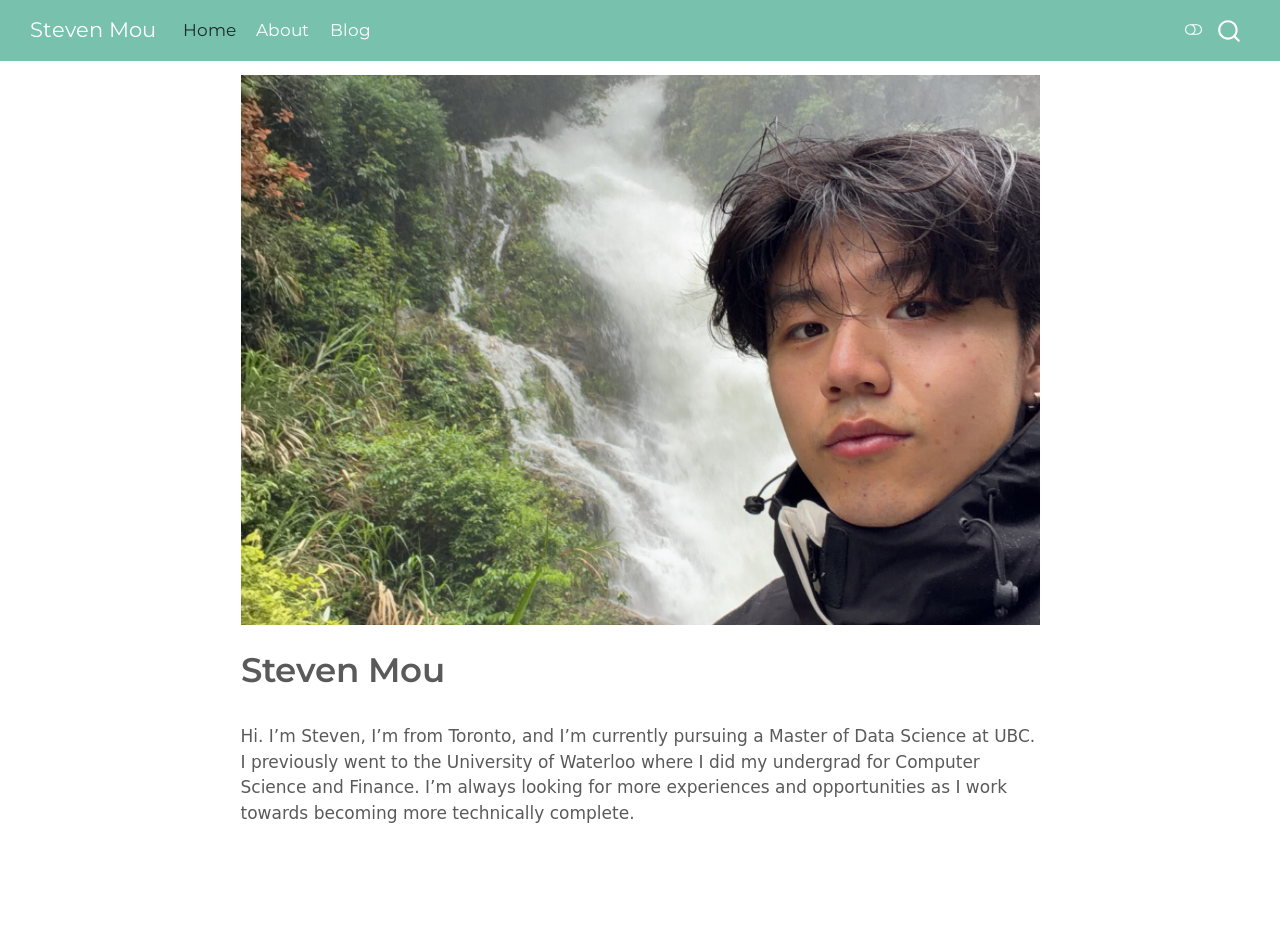
<file: docs/index.html>
<!DOCTYPE html>
<html xmlns="http://www.w3.org/1999/xhtml" lang="en" xml:lang="en"><head>

<meta charset="utf-8">
<meta name="generator" content="quarto-1.10.18">

<meta name="viewport" content="width=device-width, initial-scale=1.0, user-scalable=yes">


<title>Steven Mou</title>
<style>
/* Default styles provided by pandoc.
** See https://pandoc.org/MANUAL.html#variables-for-html for config info.
*/
span.smallcaps{font-variant: small-caps;}
div.columns{display: flex; gap: 1.5em;}
div.column{flex: auto;}
@media screen {
div.columns{gap: min(4vw, 1.5em);}
div.column{overflow-x: auto;}
}
div.hanging-indent{margin-left: 1.5em; text-indent: -1.5em;}
ul.task-list{list-style: none;}
ul.task-list li input[type="checkbox"] {
  width: 0.8em;
  margin: 0 0.8em 0.2em -1em; /* quarto-specific, see https://github.com/quarto-dev/quarto-cli/issues/4556 */ 
  vertical-align: middle;
}
</style>


<script src="site_libs/quarto-nav/quarto-nav.js"></script>
<script src="site_libs/quarto-nav/headroom.min.js"></script>
<script src="site_libs/clipboard/clipboard.min.js"></script>
<script src="site_libs/quarto-search/autocomplete.umd.js"></script>
<script src="site_libs/quarto-search/fuse.min.js"></script>
<script src="site_libs/quarto-search/quarto-search.js"></script>
<meta name="quarto:offset" content="./">
<script src="site_libs/quarto-html/quarto.js" type="module"></script>
<script src="site_libs/quarto-html/tabsets/tabsets.js" type="module"></script>
<script src="site_libs/quarto-html/popper.min.js"></script>
<script src="site_libs/quarto-html/tippy.umd.min.js"></script>
<link href="site_libs/quarto-html/tippy.css" rel="stylesheet">
<link href="site_libs/quarto-html/quarto-syntax-highlighting-64a204ab8560d761af7679ceaba22944.css" rel="stylesheet" class="quarto-color-scheme" id="quarto-text-highlighting-styles">
<link href="site_libs/quarto-html/quarto-syntax-highlighting-dark-b85bc7c33db8c58e0ec93c3465666fed.css" rel="stylesheet" class="quarto-color-scheme quarto-color-alternate" id="quarto-text-highlighting-styles">
<link href="site_libs/quarto-html/quarto-syntax-highlighting-64a204ab8560d761af7679ceaba22944.css" rel="stylesheet" class="quarto-color-scheme-extra" id="quarto-text-highlighting-styles">
<script src="site_libs/bootstrap/bootstrap.min.js"></script>
<link href="site_libs/bootstrap/bootstrap-icons.css" rel="stylesheet">
<link href="site_libs/bootstrap/bootstrap-496a71ca20b0deb91189619ea2a1a39c.min.css" rel="stylesheet" append-hash="true" class="quarto-color-scheme" id="quarto-bootstrap" data-mode="light">
<link href="site_libs/bootstrap/bootstrap-dark-f66171e334d55a94542fbdda1596c491.min.css" rel="stylesheet" append-hash="true" class="quarto-color-scheme quarto-color-alternate" id="quarto-bootstrap" data-mode="dark">
<link href="site_libs/bootstrap/bootstrap-496a71ca20b0deb91189619ea2a1a39c.min.css" rel="stylesheet" append-hash="true" class="quarto-color-scheme-extra" id="quarto-bootstrap" data-mode="light">
<script id="quarto-search-options" type="application/json">{
  "location": "navbar",
  "copy-button": false,
  "collapse-after": 3,
  "panel-placement": "end",
  "type": "overlay",
  "limit": 50,
  "keyboard-shortcut": [
    "f",
    "/",
    "s"
  ],
  "show-item-context": false,
  "language": {
    "search-no-results-text": "No results",
    "search-matching-documents-text": "matching documents",
    "search-copy-link-title": "Copy link to search",
    "search-hide-matches-text": "Hide additional matches",
    "search-more-match-text": "more match in this document",
    "search-more-matches-text": "more matches in this document",
    "search-clear-button-title": "Clear",
    "search-text-placeholder": "",
    "search-detached-cancel-button-title": "Cancel",
    "search-submit-button-title": "Submit",
    "search-label": "Search"
  }
}</script>


<link rel="stylesheet" href="styles.css">
</head>

<body class="nav-fixed fullcontent quarto-light"><script id="quarto-html-before-body" type="application/javascript">
    const toggleBodyColorMode = (bsSheetEl) => {
      const mode = bsSheetEl.getAttribute("data-mode");
      const bodyEl = window.document.querySelector("body");
      if (mode === "dark") {
        bodyEl.classList.add("quarto-dark");
        bodyEl.classList.remove("quarto-light");
      } else {
        bodyEl.classList.add("quarto-light");
        bodyEl.classList.remove("quarto-dark");
      }
    }
    const toggleBodyColorPrimary = () => {
      const bsSheetEl = window.document.querySelector("link#quarto-bootstrap:not([rel=disabled-stylesheet])");
      if (bsSheetEl) {
        toggleBodyColorMode(bsSheetEl);
      }
    }
    const setColorSchemeToggle = (alternate) => {
      const toggles = window.document.querySelectorAll('.quarto-color-scheme-toggle');
      for (let i=0; i < toggles.length; i++) {
        const toggle = toggles[i];
        if (toggle) {
          if (alternate) {
            toggle.classList.add("alternate");
          } else {
            toggle.classList.remove("alternate");
          }
        }
      }
    };
    const toggleColorMode = (alternate) => {
      // Switch the stylesheets
      const primaryStylesheets = window.document.querySelectorAll('link.quarto-color-scheme:not(.quarto-color-alternate)');
      const alternateStylesheets = window.document.querySelectorAll('link.quarto-color-scheme.quarto-color-alternate');
      manageTransitions('#quarto-margin-sidebar .nav-link', false);
      if (alternate) {
        // note: dark is layered on light, we don't disable primary!
        enableStylesheet(alternateStylesheets);
        for (const sheetNode of alternateStylesheets) {
          if (sheetNode.id === "quarto-bootstrap") {
            toggleBodyColorMode(sheetNode);
          }
        }
      } else {
        disableStylesheet(alternateStylesheets);
        enableStylesheet(primaryStylesheets)
        toggleBodyColorPrimary();
      }
      manageTransitions('#quarto-margin-sidebar .nav-link', true);
      // Switch the toggles
      setColorSchemeToggle(alternate)
      // Hack to workaround the fact that safari doesn't
      // properly recolor the scrollbar when toggling (#1455)
      if (navigator.userAgent.indexOf('Safari') > 0 && navigator.userAgent.indexOf('Chrome') == -1) {
        manageTransitions("body", false);
        window.scrollTo(0, 1);
        setTimeout(() => {
          window.scrollTo(0, 0);
          manageTransitions("body", true);
        }, 40);
      }
    }
    const disableStylesheet = (stylesheets) => {
      for (let i=0; i < stylesheets.length; i++) {
        const stylesheet = stylesheets[i];
        stylesheet.rel = 'disabled-stylesheet';
      }
    }
    const enableStylesheet = (stylesheets) => {
      for (let i=0; i < stylesheets.length; i++) {
        const stylesheet = stylesheets[i];
        if(stylesheet.rel !== 'stylesheet') { // for Chrome, which will still FOUC without this check
          stylesheet.rel = 'stylesheet';
        }
      }
    }
    const manageTransitions = (selector, allowTransitions) => {
      const els = window.document.querySelectorAll(selector);
      for (let i=0; i < els.length; i++) {
        const el = els[i];
        if (allowTransitions) {
          el.classList.remove('notransition');
        } else {
          el.classList.add('notransition');
        }
      }
    }
    const isFileUrl = () => {
      return window.location.protocol === 'file:';
    }
    const hasAlternateSentinel = () => {
      let styleSentinel = getColorSchemeSentinel();
      if (styleSentinel !== null) {
        return styleSentinel === "alternate";
      } else {
        return false;
      }
    }
    const setStyleSentinel = (alternate) => {
      const value = alternate ? "alternate" : "default";
      if (!isFileUrl()) {
        window.localStorage.setItem("quarto-color-scheme", value);
      } else {
        localAlternateSentinel = value;
      }
    }
    const getColorSchemeSentinel = () => {
      if (!isFileUrl()) {
        const storageValue = window.localStorage.getItem("quarto-color-scheme");
        return storageValue != null ? storageValue : localAlternateSentinel;
      } else {
        return localAlternateSentinel;
      }
    }
    const toggleGiscusIfUsed = (isAlternate, darkModeDefault) => {
      const baseTheme = document.querySelector('#giscus-base-theme')?.value ?? 'light';
      const alternateTheme = document.querySelector('#giscus-alt-theme')?.value ?? 'dark';
      let newTheme = '';
      if(authorPrefersDark) {
        newTheme = isAlternate ? baseTheme : alternateTheme;
      } else {
        newTheme = isAlternate ? alternateTheme : baseTheme;
      }
      const changeGiscusTheme = () => {
        // From: https://github.com/giscus/giscus/issues/336
        const sendMessage = (message) => {
          const iframe = document.querySelector('iframe.giscus-frame');
          if (!iframe) return;
          iframe.contentWindow.postMessage({ giscus: message }, 'https://giscus.app');
        }
        sendMessage({
          setConfig: {
            theme: newTheme
          }
        });
      }
      const isGiscussLoaded = window.document.querySelector('iframe.giscus-frame') !== null;
      if (isGiscussLoaded) {
        changeGiscusTheme();
      }
    };
    const authorPrefersDark = false;
    const darkModeDefault = authorPrefersDark;
      document.querySelector('link#quarto-text-highlighting-styles.quarto-color-scheme-extra').rel = 'disabled-stylesheet';
      document.querySelector('link#quarto-bootstrap.quarto-color-scheme-extra').rel = 'disabled-stylesheet';
    let localAlternateSentinel = darkModeDefault ? 'alternate' : 'default';
    // Dark / light mode switch
    window.quartoToggleColorScheme = () => {
      // Read the current dark / light value
      let toAlternate = !hasAlternateSentinel();
      toggleColorMode(toAlternate);
      setStyleSentinel(toAlternate);
      toggleGiscusIfUsed(toAlternate, darkModeDefault);
      window.dispatchEvent(new Event('resize'));
    };
    // Switch to dark mode if need be
    if (hasAlternateSentinel()) {
      toggleColorMode(true);
    } else {
      toggleColorMode(false);
    }
  </script>

<div id="quarto-search-results"></div>
  <header id="quarto-header" class="headroom fixed-top">
    <nav class="navbar navbar-expand-lg " data-bs-theme="dark">
      <div class="navbar-container container-fluid">
      <div class="navbar-brand-container mx-auto">
    <a class="navbar-brand" href="./index.html">
    <span class="navbar-title">Steven Mou</span>
    </a>
  </div>
            <div id="quarto-search" class="" title="Search"></div>
          <button class="navbar-toggler" type="button" data-bs-toggle="collapse" data-bs-target="#navbarCollapse" aria-controls="navbarCollapse" role="menu" aria-expanded="false" aria-label="Toggle navigation" onclick="if (window.quartoToggleHeadroom) { window.quartoToggleHeadroom(); }">
  <span class="navbar-toggler-icon"></span>
</button>
          <div class="collapse navbar-collapse" id="navbarCollapse">
            <ul class="navbar-nav navbar-nav-scroll me-auto">
  <li class="nav-item">
    <a class="nav-link active" href="./index.html" aria-current="page"> 
<span class="menu-text">Home</span></a>
  </li>  
  <li class="nav-item">
    <a class="nav-link" href="./about.html"> 
<span class="menu-text">About</span></a>
  </li>  
  <li class="nav-item">
    <a class="nav-link" href="./blog.html"> 
<span class="menu-text">Blog</span></a>
  </li>  
</ul>
          </div> <!-- /navcollapse -->
            <div class="quarto-navbar-tools">
  <a href="" class="quarto-color-scheme-toggle quarto-navigation-tool  px-1" onclick="window.quartoToggleColorScheme(); return false;" title="Toggle dark mode"><i class="bi"></i></a>
</div>
      </div> <!-- /container-fluid -->
    </nav>
</header>
<!-- content -->
<div id="quarto-content" class="quarto-container page-columns page-rows-contents page-layout-article page-navbar">
<!-- sidebar -->
<!-- margin-sidebar -->
    
<!-- main -->
<div class="quarto-about-marquee">
  <div class="about-image-container">
    <img src="images/sm.jpg" class="about-image " style="width: 100%;">
  </div>
  <div class="about-contents">
    <header id="title-block-header" class="quarto-title-block default">
<div class="quarto-title">
<h1 class="title">Steven Mou</h1>
</div>
<div class="quarto-title-meta">
  </div>
</header> <main class="content" id="quarto-document-content">

<p>Hi. I’m Steven, I’m from Toronto, and I’m currently pursuing a Master of Data Science at UBC. I previously went to the University of Waterloo where I did my undergrad for Computer Science and Finance. I’m always looking for more experiences and opportunities as I work towards becoming more technically complete.</p>


</main> 
  </div>
</div>
 <!-- /main -->
<script id="quarto-html-after-body" type="application/javascript">
  window.document.addEventListener("DOMContentLoaded", function (event) {
    // Ensure there is a toggle, if there isn't float one in the top right
    if (window.document.querySelector('.quarto-color-scheme-toggle') === null) {
      const a = window.document.createElement('a');
      a.classList.add('top-right');
      a.classList.add('quarto-color-scheme-toggle');
      a.href = "";
      a.onclick = function() { try { window.quartoToggleColorScheme(); } catch {} return false; };
      const i = window.document.createElement("i");
      i.classList.add('bi');
      a.appendChild(i);
      window.document.body.appendChild(a);
    }
    setColorSchemeToggle(hasAlternateSentinel())
    const isCodeAnnotation = (el) => {
      for (const clz of el.classList) {
        if (clz.startsWith('code-annotation-')) {                     
          return true;
        }
      }
      return false;
    }
    const onCopySuccess = function(e) {
      // button target
      const button = e.trigger;
      // don't keep focus
      button.blur();
      // flash "checked"
      button.classList.add('code-copy-button-checked');
      var currentTitle = button.getAttribute("title");
      button.setAttribute("title", "Copied!");
      let tooltip;
      if (window.bootstrap) {
        button.setAttribute("data-bs-toggle", "tooltip");
        button.setAttribute("data-bs-placement", "left");
        button.setAttribute("data-bs-title", "Copied!");
        tooltip = new bootstrap.Tooltip(button, 
          { trigger: "manual", 
            customClass: "code-copy-button-tooltip",
            offset: [0, -8]});
        tooltip.show();    
      }
      setTimeout(function() {
        if (tooltip) {
          tooltip.hide();
          button.removeAttribute("data-bs-title");
          button.removeAttribute("data-bs-toggle");
          button.removeAttribute("data-bs-placement");
        }
        button.setAttribute("title", currentTitle);
        button.classList.remove('code-copy-button-checked');
      }, 1000);
      // clear code selection
      e.clearSelection();
    }
    const getTextToCopy = function(trigger) {
      const outerScaffold = trigger.parentElement.cloneNode(true);
      const codeEl = outerScaffold.querySelector('code');
      for (const childEl of codeEl.children) {
        if (isCodeAnnotation(childEl)) {
          childEl.remove();
        }
      }
      return codeEl.innerText;
    }
    const clipboard = new window.ClipboardJS('.code-copy-button:not([data-in-quarto-modal])', {
      text: getTextToCopy
    });
    clipboard.on('success', onCopySuccess);
    if (window.document.getElementById('quarto-embedded-source-code-modal')) {
      const clipboardModal = new window.ClipboardJS('.code-copy-button[data-in-quarto-modal]', {
        text: getTextToCopy,
        container: window.document.getElementById('quarto-embedded-source-code-modal')
      });
      clipboardModal.on('success', onCopySuccess);
    }
      var localhostRegex = new RegExp(/^(?:http|https):\/\/localhost\:?[0-9]*\//);
      var mailtoRegex = new RegExp(/^mailto:/);
        var filterRegex = new RegExp('/' + window.location.host + '/');
      var isInternal = (href) => {
          return filterRegex.test(href) || localhostRegex.test(href) || mailtoRegex.test(href);
      }
      // Inspect non-navigation links and adorn them if external
     var links = window.document.querySelectorAll('a[href]:not(.nav-link):not(.navbar-brand):not(.toc-action):not(.sidebar-link):not(.sidebar-item-toggle):not(.pagination-link):not(.no-external):not([aria-hidden]):not(.dropdown-item):not(.quarto-navigation-tool):not(.about-link)');
      for (var i=0; i<links.length; i++) {
        const link = links[i];
        if (!isInternal(link.href)) {
          // undo the damage that might have been done by quarto-nav.js in the case of
          // links that we want to consider external
          if (link.dataset.originalHref !== undefined) {
            link.href = link.dataset.originalHref;
          }
        }
      }
    function tippyHover(el, contentFn, onTriggerFn, onUntriggerFn) {
      const config = {
        allowHTML: true,
        maxWidth: 500,
        delay: 100,
        arrow: false,
        appendTo: function(el) {
            return el.parentElement;
        },
        interactive: true,
        interactiveBorder: 10,
        theme: 'quarto',
        placement: 'bottom-start',
      };
      if (contentFn) {
        config.content = contentFn;
      }
      if (onTriggerFn) {
        config.onTrigger = onTriggerFn;
      }
      if (onUntriggerFn) {
        config.onUntrigger = onUntriggerFn;
      }
      window.tippy(el, config); 
    }
    const noterefs = window.document.querySelectorAll('a[role="doc-noteref"]');
    for (var i=0; i<noterefs.length; i++) {
      const ref = noterefs[i];
      tippyHover(ref, function() {
        // use id or data attribute instead here
        let href = ref.getAttribute('data-footnote-href') || ref.getAttribute('href');
        try { href = new URL(href).hash; } catch {}
        const id = href.replace(/^#\/?/, "");
        const note = window.document.getElementById(id);
        if (note) {
          return note.innerHTML;
        } else {
          return "";
        }
      });
    }
    const xrefs = window.document.querySelectorAll('a.quarto-xref');
    const processXRef = (id, note) => {
      // Strip column container classes
      const stripColumnClz = (el) => {
        el.classList.remove("page-full", "page-columns");
        if (el.children) {
          for (const child of el.children) {
            stripColumnClz(child);
          }
        }
      }
      stripColumnClz(note)
      if (id === null || id.startsWith('sec-')) {
        // Special case sections, only their first couple elements
        const container = document.createElement("div");
        if (note.children && note.children.length > 2) {
          container.appendChild(note.children[0].cloneNode(true));
          for (let i = 1; i < note.children.length; i++) {
            const child = note.children[i];
            if (child.tagName === "P" && child.innerText === "") {
              continue;
            } else {
              container.appendChild(child.cloneNode(true));
              break;
            }
          }
          if (window.Quarto?.typesetMath) {
            window.Quarto.typesetMath(container);
          }
          return container.innerHTML
        } else {
          if (window.Quarto?.typesetMath) {
            window.Quarto.typesetMath(note);
          }
          return note.innerHTML;
        }
      } else {
        // Remove any anchor links if they are present
        const anchorLink = note.querySelector('a.anchorjs-link');
        if (anchorLink) {
          anchorLink.remove();
        }
        if (window.Quarto?.typesetMath) {
          window.Quarto.typesetMath(note);
        }
        if (note.classList.contains("callout")) {
          return note.outerHTML;
        } else {
          return note.innerHTML;
        }
      }
    }
    for (var i=0; i<xrefs.length; i++) {
      const xref = xrefs[i];
      tippyHover(xref, undefined, function(instance) {
        instance.disable();
        let url = xref.getAttribute('href');
        let hash = undefined; 
        if (url.startsWith('#')) {
          hash = url;
        } else {
          try { hash = new URL(url).hash; } catch {}
        }
        if (hash) {
          const id = hash.replace(/^#\/?/, "");
          const note = window.document.getElementById(id);
          if (note !== null) {
            try {
              const html = processXRef(id, note.cloneNode(true));
              instance.setContent(html);
            } finally {
              instance.enable();
              instance.show();
            }
          } else {
            // See if we can fetch this
            fetch(url.split('#')[0])
            .then(res => res.text())
            .then(html => {
              const parser = new DOMParser();
              const htmlDoc = parser.parseFromString(html, "text/html");
              const note = htmlDoc.getElementById(id);
              if (note !== null) {
                const html = processXRef(id, note);
                instance.setContent(html);
              } 
            }).finally(() => {
              instance.enable();
              instance.show();
            });
          }
        } else {
          // See if we can fetch a full url (with no hash to target)
          // This is a special case and we should probably do some content thinning / targeting
          fetch(url)
          .then(res => res.text())
          .then(html => {
            const parser = new DOMParser();
            const htmlDoc = parser.parseFromString(html, "text/html");
            const note = htmlDoc.querySelector('main.content');
            if (note !== null) {
              // This should only happen for chapter cross references
              // (since there is no id in the URL)
              // remove the first header
              if (note.children.length > 0 && note.children[0].tagName === "HEADER") {
                note.children[0].remove();
              }
              const html = processXRef(null, note);
              instance.setContent(html);
            } 
          }).finally(() => {
            instance.enable();
            instance.show();
          });
        }
      }, function(instance) {
      });
    }
        let selectedAnnoteEl;
        const selectorForAnnotation = ( cell, annotation) => {
          let cellAttr = 'data-code-cell="' + cell + '"';
          let lineAttr = 'data-code-annotation="' +  annotation + '"';
          const selector = 'span[' + cellAttr + '][' + lineAttr + ']';
          return selector;
        }
        const selectCodeLines = (annoteEl) => {
          const doc = window.document;
          const targetCell = annoteEl.getAttribute("data-target-cell");
          const targetAnnotation = annoteEl.getAttribute("data-target-annotation");
          const annoteSpan = window.document.querySelector(selectorForAnnotation(targetCell, targetAnnotation));
          const lines = annoteSpan.getAttribute("data-code-lines").split(",");
          const lineIds = lines.map((line) => {
            return targetCell + "-" + line;
          })
          let top = null;
          let height = null;
          let parent = null;
          if (lineIds.length > 0) {
              //compute the position of the single el (top and bottom and make a div)
              const el = window.document.getElementById(lineIds[0]);
              top = el.offsetTop;
              height = el.offsetHeight;
              parent = el.parentElement.parentElement;
            if (lineIds.length > 1) {
              const lastEl = window.document.getElementById(lineIds[lineIds.length - 1]);
              const bottom = lastEl.offsetTop + lastEl.offsetHeight;
              height = bottom - top;
            }
            if (top !== null && height !== null && parent !== null) {
              // cook up a div (if necessary) and position it 
              let div = window.document.getElementById("code-annotation-line-highlight");
              if (div === null) {
                div = window.document.createElement("div");
                div.setAttribute("id", "code-annotation-line-highlight");
                div.style.position = 'absolute';
                parent.appendChild(div);
              }
              div.style.top = top - 2 + "px";
              div.style.height = height + 4 + "px";
              div.style.left = 0;
              let gutterDiv = window.document.getElementById("code-annotation-line-highlight-gutter");
              if (gutterDiv === null) {
                gutterDiv = window.document.createElement("div");
                gutterDiv.setAttribute("id", "code-annotation-line-highlight-gutter");
                gutterDiv.style.position = 'absolute';
                const codeCell = window.document.getElementById(targetCell);
                const gutter = codeCell.querySelector('.code-annotation-gutter');
                gutter.appendChild(gutterDiv);
              }
              gutterDiv.style.top = top - 2 + "px";
              gutterDiv.style.height = height + 4 + "px";
            }
            selectedAnnoteEl = annoteEl;
          }
        };
        const unselectCodeLines = () => {
          const elementsIds = ["code-annotation-line-highlight", "code-annotation-line-highlight-gutter"];
          elementsIds.forEach((elId) => {
            const div = window.document.getElementById(elId);
            if (div) {
              div.remove();
            }
          });
          selectedAnnoteEl = undefined;
        };
          // Handle positioning of the toggle
      window.addEventListener(
        "resize",
        throttle(() => {
          elRect = undefined;
          if (selectedAnnoteEl) {
            selectCodeLines(selectedAnnoteEl);
          }
        }, 10)
      );
      function throttle(fn, ms) {
      let throttle = false;
      let timer;
        return (...args) => {
          if(!throttle) { // first call gets through
              fn.apply(this, args);
              throttle = true;
          } else { // all the others get throttled
              if(timer) clearTimeout(timer); // cancel #2
              timer = setTimeout(() => {
                fn.apply(this, args);
                timer = throttle = false;
              }, ms);
          }
        };
      }
        // Attach click handler to the DT
        const annoteDls = window.document.querySelectorAll('dt[data-target-cell]');
        for (const annoteDlNode of annoteDls) {
          annoteDlNode.addEventListener('click', (event) => {
            const clickedEl = event.target;
            if (clickedEl !== selectedAnnoteEl) {
              unselectCodeLines();
              const activeEl = window.document.querySelector('dt[data-target-cell].code-annotation-active');
              if (activeEl) {
                activeEl.classList.remove('code-annotation-active');
              }
              selectCodeLines(clickedEl);
              clickedEl.classList.add('code-annotation-active');
            } else {
              // Unselect the line
              unselectCodeLines();
              clickedEl.classList.remove('code-annotation-active');
            }
          });
        }
    const findCites = (el) => {
      const parentEl = el.parentElement;
      if (parentEl) {
        const cites = parentEl.dataset.cites;
        if (cites) {
          return {
            el,
            cites: cites.split(' ')
          };
        } else {
          return findCites(el.parentElement)
        }
      } else {
        return undefined;
      }
    };
    var bibliorefs = window.document.querySelectorAll('a[role="doc-biblioref"]');
    for (var i=0; i<bibliorefs.length; i++) {
      const ref = bibliorefs[i];
      const citeInfo = findCites(ref);
      if (citeInfo) {
        tippyHover(citeInfo.el, function() {
          var popup = window.document.createElement('div');
          citeInfo.cites.forEach(function(cite) {
            var citeDiv = window.document.createElement('div');
            citeDiv.classList.add('hanging-indent');
            citeDiv.classList.add('csl-entry');
            var biblioDiv = window.document.getElementById('ref-' + cite);
            if (biblioDiv) {
              citeDiv.innerHTML = biblioDiv.innerHTML;
            }
            popup.appendChild(citeDiv);
          });
          return popup.innerHTML;
        });
      }
    }
  });
  </script>
</div> <!-- /content -->




</body></html>
</file>
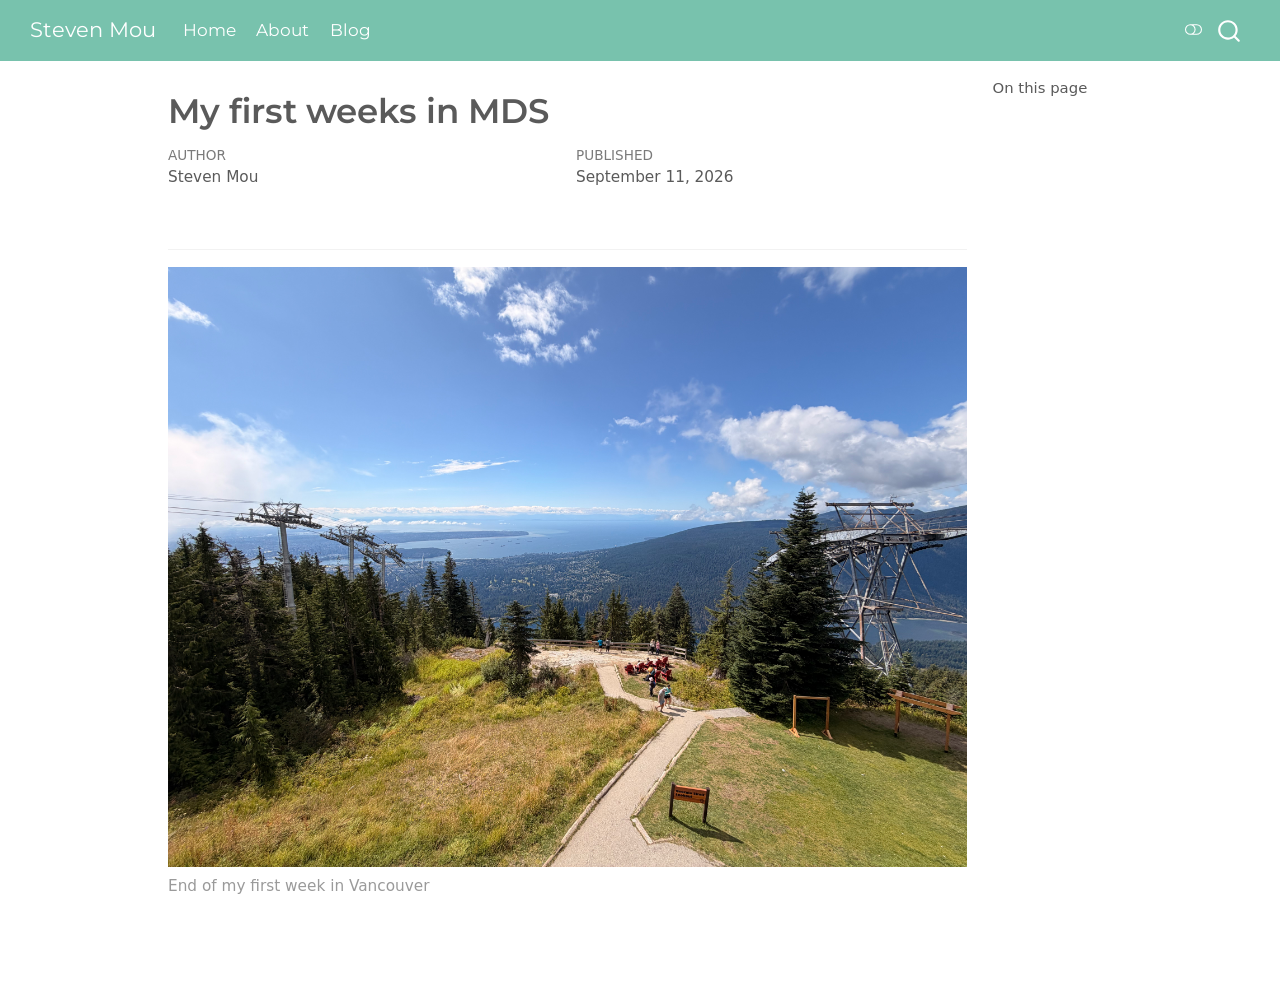
<file: docs/posts/first-weeks/index.html>
<!DOCTYPE html>
<html xmlns="http://www.w3.org/1999/xhtml" lang="en" xml:lang="en"><head>

<meta charset="utf-8">
<meta name="generator" content="quarto-1.10.18">

<meta name="viewport" content="width=device-width, initial-scale=1.0, user-scalable=yes">

<meta name="author" content="Steven Mou">
<meta name="dcterms.date" content="2026-09-11">

<title>My first weeks in MDS – Steven Mou</title>
<style>
/* Default styles provided by pandoc.
** See https://pandoc.org/MANUAL.html#variables-for-html for config info.
*/
span.smallcaps{font-variant: small-caps;}
div.columns{display: flex; gap: 1.5em;}
div.column{flex: auto;}
@media screen {
div.columns{gap: min(4vw, 1.5em);}
div.column{overflow-x: auto;}
}
div.hanging-indent{margin-left: 1.5em; text-indent: -1.5em;}
ul.task-list{list-style: none;}
ul.task-list li input[type="checkbox"] {
  width: 0.8em;
  margin: 0 0.8em 0.2em -1em; /* quarto-specific, see https://github.com/quarto-dev/quarto-cli/issues/4556 */ 
  vertical-align: middle;
}
</style>


<script src="../../site_libs/quarto-nav/quarto-nav.js"></script>
<script src="../../site_libs/quarto-nav/headroom.min.js"></script>
<script src="../../site_libs/clipboard/clipboard.min.js"></script>
<script src="../../site_libs/quarto-search/autocomplete.umd.js"></script>
<script src="../../site_libs/quarto-search/fuse.min.js"></script>
<script src="../../site_libs/quarto-search/quarto-search.js"></script>
<meta name="quarto:offset" content="../../">
<script src="../../site_libs/quarto-html/quarto.js" type="module"></script>
<script src="../../site_libs/quarto-html/tabsets/tabsets.js" type="module"></script>
<script src="../../site_libs/quarto-html/popper.min.js"></script>
<script src="../../site_libs/quarto-html/tippy.umd.min.js"></script>
<script src="../../site_libs/quarto-html/anchor.min.js"></script>
<link href="../../site_libs/quarto-html/tippy.css" rel="stylesheet">
<link href="../../site_libs/quarto-html/quarto-syntax-highlighting-64a204ab8560d761af7679ceaba22944.css" rel="stylesheet" class="quarto-color-scheme" id="quarto-text-highlighting-styles">
<link href="../../site_libs/quarto-html/quarto-syntax-highlighting-dark-b85bc7c33db8c58e0ec93c3465666fed.css" rel="stylesheet" class="quarto-color-scheme quarto-color-alternate" id="quarto-text-highlighting-styles">
<link href="../../site_libs/quarto-html/quarto-syntax-highlighting-64a204ab8560d761af7679ceaba22944.css" rel="stylesheet" class="quarto-color-scheme-extra" id="quarto-text-highlighting-styles">
<script src="../../site_libs/bootstrap/bootstrap.min.js"></script>
<link href="../../site_libs/bootstrap/bootstrap-icons.css" rel="stylesheet">
<link href="../../site_libs/bootstrap/bootstrap-496a71ca20b0deb91189619ea2a1a39c.min.css" rel="stylesheet" append-hash="true" class="quarto-color-scheme" id="quarto-bootstrap" data-mode="light">
<link href="../../site_libs/bootstrap/bootstrap-dark-f66171e334d55a94542fbdda1596c491.min.css" rel="stylesheet" append-hash="true" class="quarto-color-scheme quarto-color-alternate" id="quarto-bootstrap" data-mode="dark">
<link href="../../site_libs/bootstrap/bootstrap-496a71ca20b0deb91189619ea2a1a39c.min.css" rel="stylesheet" append-hash="true" class="quarto-color-scheme-extra" id="quarto-bootstrap" data-mode="light">
<script id="quarto-search-options" type="application/json">{
  "location": "navbar",
  "copy-button": false,
  "collapse-after": 3,
  "panel-placement": "end",
  "type": "overlay",
  "limit": 50,
  "keyboard-shortcut": [
    "f",
    "/",
    "s"
  ],
  "show-item-context": false,
  "language": {
    "search-no-results-text": "No results",
    "search-matching-documents-text": "matching documents",
    "search-copy-link-title": "Copy link to search",
    "search-hide-matches-text": "Hide additional matches",
    "search-more-match-text": "more match in this document",
    "search-more-matches-text": "more matches in this document",
    "search-clear-button-title": "Clear",
    "search-text-placeholder": "",
    "search-detached-cancel-button-title": "Cancel",
    "search-submit-button-title": "Submit",
    "search-label": "Search"
  }
}</script>


<link rel="stylesheet" href="../../styles.css">
</head>

<body class="nav-fixed quarto-light"><script id="quarto-html-before-body" type="application/javascript">
    const toggleBodyColorMode = (bsSheetEl) => {
      const mode = bsSheetEl.getAttribute("data-mode");
      const bodyEl = window.document.querySelector("body");
      if (mode === "dark") {
        bodyEl.classList.add("quarto-dark");
        bodyEl.classList.remove("quarto-light");
      } else {
        bodyEl.classList.add("quarto-light");
        bodyEl.classList.remove("quarto-dark");
      }
    }
    const toggleBodyColorPrimary = () => {
      const bsSheetEl = window.document.querySelector("link#quarto-bootstrap:not([rel=disabled-stylesheet])");
      if (bsSheetEl) {
        toggleBodyColorMode(bsSheetEl);
      }
    }
    const setColorSchemeToggle = (alternate) => {
      const toggles = window.document.querySelectorAll('.quarto-color-scheme-toggle');
      for (let i=0; i < toggles.length; i++) {
        const toggle = toggles[i];
        if (toggle) {
          if (alternate) {
            toggle.classList.add("alternate");
          } else {
            toggle.classList.remove("alternate");
          }
        }
      }
    };
    const toggleColorMode = (alternate) => {
      // Switch the stylesheets
      const primaryStylesheets = window.document.querySelectorAll('link.quarto-color-scheme:not(.quarto-color-alternate)');
      const alternateStylesheets = window.document.querySelectorAll('link.quarto-color-scheme.quarto-color-alternate');
      manageTransitions('#quarto-margin-sidebar .nav-link', false);
      if (alternate) {
        // note: dark is layered on light, we don't disable primary!
        enableStylesheet(alternateStylesheets);
        for (const sheetNode of alternateStylesheets) {
          if (sheetNode.id === "quarto-bootstrap") {
            toggleBodyColorMode(sheetNode);
          }
        }
      } else {
        disableStylesheet(alternateStylesheets);
        enableStylesheet(primaryStylesheets)
        toggleBodyColorPrimary();
      }
      manageTransitions('#quarto-margin-sidebar .nav-link', true);
      // Switch the toggles
      setColorSchemeToggle(alternate)
      // Hack to workaround the fact that safari doesn't
      // properly recolor the scrollbar when toggling (#1455)
      if (navigator.userAgent.indexOf('Safari') > 0 && navigator.userAgent.indexOf('Chrome') == -1) {
        manageTransitions("body", false);
        window.scrollTo(0, 1);
        setTimeout(() => {
          window.scrollTo(0, 0);
          manageTransitions("body", true);
        }, 40);
      }
    }
    const disableStylesheet = (stylesheets) => {
      for (let i=0; i < stylesheets.length; i++) {
        const stylesheet = stylesheets[i];
        stylesheet.rel = 'disabled-stylesheet';
      }
    }
    const enableStylesheet = (stylesheets) => {
      for (let i=0; i < stylesheets.length; i++) {
        const stylesheet = stylesheets[i];
        if(stylesheet.rel !== 'stylesheet') { // for Chrome, which will still FOUC without this check
          stylesheet.rel = 'stylesheet';
        }
      }
    }
    const manageTransitions = (selector, allowTransitions) => {
      const els = window.document.querySelectorAll(selector);
      for (let i=0; i < els.length; i++) {
        const el = els[i];
        if (allowTransitions) {
          el.classList.remove('notransition');
        } else {
          el.classList.add('notransition');
        }
      }
    }
    const isFileUrl = () => {
      return window.location.protocol === 'file:';
    }
    const hasAlternateSentinel = () => {
      let styleSentinel = getColorSchemeSentinel();
      if (styleSentinel !== null) {
        return styleSentinel === "alternate";
      } else {
        return false;
      }
    }
    const setStyleSentinel = (alternate) => {
      const value = alternate ? "alternate" : "default";
      if (!isFileUrl()) {
        window.localStorage.setItem("quarto-color-scheme", value);
      } else {
        localAlternateSentinel = value;
      }
    }
    const getColorSchemeSentinel = () => {
      if (!isFileUrl()) {
        const storageValue = window.localStorage.getItem("quarto-color-scheme");
        return storageValue != null ? storageValue : localAlternateSentinel;
      } else {
        return localAlternateSentinel;
      }
    }
    const toggleGiscusIfUsed = (isAlternate, darkModeDefault) => {
      const baseTheme = document.querySelector('#giscus-base-theme')?.value ?? 'light';
      const alternateTheme = document.querySelector('#giscus-alt-theme')?.value ?? 'dark';
      let newTheme = '';
      if(authorPrefersDark) {
        newTheme = isAlternate ? baseTheme : alternateTheme;
      } else {
        newTheme = isAlternate ? alternateTheme : baseTheme;
      }
      const changeGiscusTheme = () => {
        // From: https://github.com/giscus/giscus/issues/336
        const sendMessage = (message) => {
          const iframe = document.querySelector('iframe.giscus-frame');
          if (!iframe) return;
          iframe.contentWindow.postMessage({ giscus: message }, 'https://giscus.app');
        }
        sendMessage({
          setConfig: {
            theme: newTheme
          }
        });
      }
      const isGiscussLoaded = window.document.querySelector('iframe.giscus-frame') !== null;
      if (isGiscussLoaded) {
        changeGiscusTheme();
      }
    };
    const authorPrefersDark = false;
    const darkModeDefault = authorPrefersDark;
      document.querySelector('link#quarto-text-highlighting-styles.quarto-color-scheme-extra').rel = 'disabled-stylesheet';
      document.querySelector('link#quarto-bootstrap.quarto-color-scheme-extra').rel = 'disabled-stylesheet';
    let localAlternateSentinel = darkModeDefault ? 'alternate' : 'default';
    // Dark / light mode switch
    window.quartoToggleColorScheme = () => {
      // Read the current dark / light value
      let toAlternate = !hasAlternateSentinel();
      toggleColorMode(toAlternate);
      setStyleSentinel(toAlternate);
      toggleGiscusIfUsed(toAlternate, darkModeDefault);
      window.dispatchEvent(new Event('resize'));
    };
    // Switch to dark mode if need be
    if (hasAlternateSentinel()) {
      toggleColorMode(true);
    } else {
      toggleColorMode(false);
    }
  </script>

<div id="quarto-search-results"></div>
  <header id="quarto-header" class="headroom fixed-top">
    <nav class="navbar navbar-expand-lg " data-bs-theme="dark">
      <div class="navbar-container container-fluid">
      <div class="navbar-brand-container mx-auto">
    <a class="navbar-brand" href="../../index.html">
    <span class="navbar-title">Steven Mou</span>
    </a>
  </div>
            <div id="quarto-search" class="" title="Search"></div>
          <button class="navbar-toggler" type="button" data-bs-toggle="collapse" data-bs-target="#navbarCollapse" aria-controls="navbarCollapse" role="menu" aria-expanded="false" aria-label="Toggle navigation" onclick="if (window.quartoToggleHeadroom) { window.quartoToggleHeadroom(); }">
  <span class="navbar-toggler-icon"></span>
</button>
          <div class="collapse navbar-collapse" id="navbarCollapse">
            <ul class="navbar-nav navbar-nav-scroll me-auto">
  <li class="nav-item">
    <a class="nav-link" href="../../index.html"> 
<span class="menu-text">Home</span></a>
  </li>  
  <li class="nav-item">
    <a class="nav-link" href="../../about.html"> 
<span class="menu-text">About</span></a>
  </li>  
  <li class="nav-item">
    <a class="nav-link" href="../../blog.html"> 
<span class="menu-text">Blog</span></a>
  </li>  
</ul>
          </div> <!-- /navcollapse -->
            <div class="quarto-navbar-tools">
  <a href="" class="quarto-color-scheme-toggle quarto-navigation-tool  px-1" onclick="window.quartoToggleColorScheme(); return false;" title="Toggle dark mode"><i class="bi"></i></a>
</div>
      </div> <!-- /container-fluid -->
    </nav>
</header>
<!-- content -->
<div id="quarto-content" class="quarto-container page-columns page-rows-contents page-layout-article page-navbar">
<!-- sidebar -->
<!-- margin-sidebar -->
    <div id="quarto-margin-sidebar" class="sidebar margin-sidebar">
        <nav id="TOC" role="doc-toc" class="toc-active">
    <h2 id="toc-title">On this page</h2>
   
  <ul>
  <li><a href="#section" id="toc-section" class="nav-link active" data-scroll-target="#section"></a></li>
  </ul>
</nav>
    </div>
<!-- main -->
<main class="content" id="quarto-document-content">


<header id="title-block-header" class="quarto-title-block default">
<div class="quarto-title">
<h1 class="title">My first weeks in MDS</h1>
</div>



<div class="quarto-title-meta">

    <div>
    <div class="quarto-title-meta-heading">Author</div>
    <div class="quarto-title-meta-contents">
             <p>Steven Mou </p>
          </div>
  </div>
    
    <div>
    <div class="quarto-title-meta-heading">Published</div>
    <div class="quarto-title-meta-contents">
      <p class="date">September 11, 2026</p>
    </div>
  </div>
  
    
  </div>
  


</header>


<section id="section" class="level2">
<h2 class="anchored" data-anchor-id="section"></h2>
<div class="quarto-figure quarto-figure-center">
<figure class="figure">
<p><img src="grouse.jpeg" class="img-fluid figure-img"></p>
<figcaption>End of my first week in Vancouver</figcaption>
</figure>
</div>


</section>

</main> <!-- /main -->
<script id="quarto-html-after-body" type="application/javascript">
  window.document.addEventListener("DOMContentLoaded", function (event) {
    // Ensure there is a toggle, if there isn't float one in the top right
    if (window.document.querySelector('.quarto-color-scheme-toggle') === null) {
      const a = window.document.createElement('a');
      a.classList.add('top-right');
      a.classList.add('quarto-color-scheme-toggle');
      a.href = "";
      a.onclick = function() { try { window.quartoToggleColorScheme(); } catch {} return false; };
      const i = window.document.createElement("i");
      i.classList.add('bi');
      a.appendChild(i);
      window.document.body.appendChild(a);
    }
    setColorSchemeToggle(hasAlternateSentinel())
    const icon = "";
    const anchorJS = new window.AnchorJS();
    anchorJS.options = {
      placement: 'right',
      icon: icon
    };
    anchorJS.add('.anchored');
    const isCodeAnnotation = (el) => {
      for (const clz of el.classList) {
        if (clz.startsWith('code-annotation-')) {                     
          return true;
        }
      }
      return false;
    }
    const onCopySuccess = function(e) {
      // button target
      const button = e.trigger;
      // don't keep focus
      button.blur();
      // flash "checked"
      button.classList.add('code-copy-button-checked');
      var currentTitle = button.getAttribute("title");
      button.setAttribute("title", "Copied!");
      let tooltip;
      if (window.bootstrap) {
        button.setAttribute("data-bs-toggle", "tooltip");
        button.setAttribute("data-bs-placement", "left");
        button.setAttribute("data-bs-title", "Copied!");
        tooltip = new bootstrap.Tooltip(button, 
          { trigger: "manual", 
            customClass: "code-copy-button-tooltip",
            offset: [0, -8]});
        tooltip.show();    
      }
      setTimeout(function() {
        if (tooltip) {
          tooltip.hide();
          button.removeAttribute("data-bs-title");
          button.removeAttribute("data-bs-toggle");
          button.removeAttribute("data-bs-placement");
        }
        button.setAttribute("title", currentTitle);
        button.classList.remove('code-copy-button-checked');
      }, 1000);
      // clear code selection
      e.clearSelection();
    }
    const getTextToCopy = function(trigger) {
      const outerScaffold = trigger.parentElement.cloneNode(true);
      const codeEl = outerScaffold.querySelector('code');
      for (const childEl of codeEl.children) {
        if (isCodeAnnotation(childEl)) {
          childEl.remove();
        }
      }
      return codeEl.innerText;
    }
    const clipboard = new window.ClipboardJS('.code-copy-button:not([data-in-quarto-modal])', {
      text: getTextToCopy
    });
    clipboard.on('success', onCopySuccess);
    if (window.document.getElementById('quarto-embedded-source-code-modal')) {
      const clipboardModal = new window.ClipboardJS('.code-copy-button[data-in-quarto-modal]', {
        text: getTextToCopy,
        container: window.document.getElementById('quarto-embedded-source-code-modal')
      });
      clipboardModal.on('success', onCopySuccess);
    }
      var localhostRegex = new RegExp(/^(?:http|https):\/\/localhost\:?[0-9]*\//);
      var mailtoRegex = new RegExp(/^mailto:/);
        var filterRegex = new RegExp('/' + window.location.host + '/');
      var isInternal = (href) => {
          return filterRegex.test(href) || localhostRegex.test(href) || mailtoRegex.test(href);
      }
      // Inspect non-navigation links and adorn them if external
     var links = window.document.querySelectorAll('a[href]:not(.nav-link):not(.navbar-brand):not(.toc-action):not(.sidebar-link):not(.sidebar-item-toggle):not(.pagination-link):not(.no-external):not([aria-hidden]):not(.dropdown-item):not(.quarto-navigation-tool):not(.about-link)');
      for (var i=0; i<links.length; i++) {
        const link = links[i];
        if (!isInternal(link.href)) {
          // undo the damage that might have been done by quarto-nav.js in the case of
          // links that we want to consider external
          if (link.dataset.originalHref !== undefined) {
            link.href = link.dataset.originalHref;
          }
        }
      }
    function tippyHover(el, contentFn, onTriggerFn, onUntriggerFn) {
      const config = {
        allowHTML: true,
        maxWidth: 500,
        delay: 100,
        arrow: false,
        appendTo: function(el) {
            return el.parentElement;
        },
        interactive: true,
        interactiveBorder: 10,
        theme: 'quarto',
        placement: 'bottom-start',
      };
      if (contentFn) {
        config.content = contentFn;
      }
      if (onTriggerFn) {
        config.onTrigger = onTriggerFn;
      }
      if (onUntriggerFn) {
        config.onUntrigger = onUntriggerFn;
      }
      window.tippy(el, config); 
    }
    const noterefs = window.document.querySelectorAll('a[role="doc-noteref"]');
    for (var i=0; i<noterefs.length; i++) {
      const ref = noterefs[i];
      tippyHover(ref, function() {
        // use id or data attribute instead here
        let href = ref.getAttribute('data-footnote-href') || ref.getAttribute('href');
        try { href = new URL(href).hash; } catch {}
        const id = href.replace(/^#\/?/, "");
        const note = window.document.getElementById(id);
        if (note) {
          return note.innerHTML;
        } else {
          return "";
        }
      });
    }
    const xrefs = window.document.querySelectorAll('a.quarto-xref');
    const processXRef = (id, note) => {
      // Strip column container classes
      const stripColumnClz = (el) => {
        el.classList.remove("page-full", "page-columns");
        if (el.children) {
          for (const child of el.children) {
            stripColumnClz(child);
          }
        }
      }
      stripColumnClz(note)
      if (id === null || id.startsWith('sec-')) {
        // Special case sections, only their first couple elements
        const container = document.createElement("div");
        if (note.children && note.children.length > 2) {
          container.appendChild(note.children[0].cloneNode(true));
          for (let i = 1; i < note.children.length; i++) {
            const child = note.children[i];
            if (child.tagName === "P" && child.innerText === "") {
              continue;
            } else {
              container.appendChild(child.cloneNode(true));
              break;
            }
          }
          if (window.Quarto?.typesetMath) {
            window.Quarto.typesetMath(container);
          }
          return container.innerHTML
        } else {
          if (window.Quarto?.typesetMath) {
            window.Quarto.typesetMath(note);
          }
          return note.innerHTML;
        }
      } else {
        // Remove any anchor links if they are present
        const anchorLink = note.querySelector('a.anchorjs-link');
        if (anchorLink) {
          anchorLink.remove();
        }
        if (window.Quarto?.typesetMath) {
          window.Quarto.typesetMath(note);
        }
        if (note.classList.contains("callout")) {
          return note.outerHTML;
        } else {
          return note.innerHTML;
        }
      }
    }
    for (var i=0; i<xrefs.length; i++) {
      const xref = xrefs[i];
      tippyHover(xref, undefined, function(instance) {
        instance.disable();
        let url = xref.getAttribute('href');
        let hash = undefined; 
        if (url.startsWith('#')) {
          hash = url;
        } else {
          try { hash = new URL(url).hash; } catch {}
        }
        if (hash) {
          const id = hash.replace(/^#\/?/, "");
          const note = window.document.getElementById(id);
          if (note !== null) {
            try {
              const html = processXRef(id, note.cloneNode(true));
              instance.setContent(html);
            } finally {
              instance.enable();
              instance.show();
            }
          } else {
            // See if we can fetch this
            fetch(url.split('#')[0])
            .then(res => res.text())
            .then(html => {
              const parser = new DOMParser();
              const htmlDoc = parser.parseFromString(html, "text/html");
              const note = htmlDoc.getElementById(id);
              if (note !== null) {
                const html = processXRef(id, note);
                instance.setContent(html);
              } 
            }).finally(() => {
              instance.enable();
              instance.show();
            });
          }
        } else {
          // See if we can fetch a full url (with no hash to target)
          // This is a special case and we should probably do some content thinning / targeting
          fetch(url)
          .then(res => res.text())
          .then(html => {
            const parser = new DOMParser();
            const htmlDoc = parser.parseFromString(html, "text/html");
            const note = htmlDoc.querySelector('main.content');
            if (note !== null) {
              // This should only happen for chapter cross references
              // (since there is no id in the URL)
              // remove the first header
              if (note.children.length > 0 && note.children[0].tagName === "HEADER") {
                note.children[0].remove();
              }
              const html = processXRef(null, note);
              instance.setContent(html);
            } 
          }).finally(() => {
            instance.enable();
            instance.show();
          });
        }
      }, function(instance) {
      });
    }
        let selectedAnnoteEl;
        const selectorForAnnotation = ( cell, annotation) => {
          let cellAttr = 'data-code-cell="' + cell + '"';
          let lineAttr = 'data-code-annotation="' +  annotation + '"';
          const selector = 'span[' + cellAttr + '][' + lineAttr + ']';
          return selector;
        }
        const selectCodeLines = (annoteEl) => {
          const doc = window.document;
          const targetCell = annoteEl.getAttribute("data-target-cell");
          const targetAnnotation = annoteEl.getAttribute("data-target-annotation");
          const annoteSpan = window.document.querySelector(selectorForAnnotation(targetCell, targetAnnotation));
          const lines = annoteSpan.getAttribute("data-code-lines").split(",");
          const lineIds = lines.map((line) => {
            return targetCell + "-" + line;
          })
          let top = null;
          let height = null;
          let parent = null;
          if (lineIds.length > 0) {
              //compute the position of the single el (top and bottom and make a div)
              const el = window.document.getElementById(lineIds[0]);
              top = el.offsetTop;
              height = el.offsetHeight;
              parent = el.parentElement.parentElement;
            if (lineIds.length > 1) {
              const lastEl = window.document.getElementById(lineIds[lineIds.length - 1]);
              const bottom = lastEl.offsetTop + lastEl.offsetHeight;
              height = bottom - top;
            }
            if (top !== null && height !== null && parent !== null) {
              // cook up a div (if necessary) and position it 
              let div = window.document.getElementById("code-annotation-line-highlight");
              if (div === null) {
                div = window.document.createElement("div");
                div.setAttribute("id", "code-annotation-line-highlight");
                div.style.position = 'absolute';
                parent.appendChild(div);
              }
              div.style.top = top - 2 + "px";
              div.style.height = height + 4 + "px";
              div.style.left = 0;
              let gutterDiv = window.document.getElementById("code-annotation-line-highlight-gutter");
              if (gutterDiv === null) {
                gutterDiv = window.document.createElement("div");
                gutterDiv.setAttribute("id", "code-annotation-line-highlight-gutter");
                gutterDiv.style.position = 'absolute';
                const codeCell = window.document.getElementById(targetCell);
                const gutter = codeCell.querySelector('.code-annotation-gutter');
                gutter.appendChild(gutterDiv);
              }
              gutterDiv.style.top = top - 2 + "px";
              gutterDiv.style.height = height + 4 + "px";
            }
            selectedAnnoteEl = annoteEl;
          }
        };
        const unselectCodeLines = () => {
          const elementsIds = ["code-annotation-line-highlight", "code-annotation-line-highlight-gutter"];
          elementsIds.forEach((elId) => {
            const div = window.document.getElementById(elId);
            if (div) {
              div.remove();
            }
          });
          selectedAnnoteEl = undefined;
        };
          // Handle positioning of the toggle
      window.addEventListener(
        "resize",
        throttle(() => {
          elRect = undefined;
          if (selectedAnnoteEl) {
            selectCodeLines(selectedAnnoteEl);
          }
        }, 10)
      );
      function throttle(fn, ms) {
      let throttle = false;
      let timer;
        return (...args) => {
          if(!throttle) { // first call gets through
              fn.apply(this, args);
              throttle = true;
          } else { // all the others get throttled
              if(timer) clearTimeout(timer); // cancel #2
              timer = setTimeout(() => {
                fn.apply(this, args);
                timer = throttle = false;
              }, ms);
          }
        };
      }
        // Attach click handler to the DT
        const annoteDls = window.document.querySelectorAll('dt[data-target-cell]');
        for (const annoteDlNode of annoteDls) {
          annoteDlNode.addEventListener('click', (event) => {
            const clickedEl = event.target;
            if (clickedEl !== selectedAnnoteEl) {
              unselectCodeLines();
              const activeEl = window.document.querySelector('dt[data-target-cell].code-annotation-active');
              if (activeEl) {
                activeEl.classList.remove('code-annotation-active');
              }
              selectCodeLines(clickedEl);
              clickedEl.classList.add('code-annotation-active');
            } else {
              // Unselect the line
              unselectCodeLines();
              clickedEl.classList.remove('code-annotation-active');
            }
          });
        }
    const findCites = (el) => {
      const parentEl = el.parentElement;
      if (parentEl) {
        const cites = parentEl.dataset.cites;
        if (cites) {
          return {
            el,
            cites: cites.split(' ')
          };
        } else {
          return findCites(el.parentElement)
        }
      } else {
        return undefined;
      }
    };
    var bibliorefs = window.document.querySelectorAll('a[role="doc-biblioref"]');
    for (var i=0; i<bibliorefs.length; i++) {
      const ref = bibliorefs[i];
      const citeInfo = findCites(ref);
      if (citeInfo) {
        tippyHover(citeInfo.el, function() {
          var popup = window.document.createElement('div');
          citeInfo.cites.forEach(function(cite) {
            var citeDiv = window.document.createElement('div');
            citeDiv.classList.add('hanging-indent');
            citeDiv.classList.add('csl-entry');
            var biblioDiv = window.document.getElementById('ref-' + cite);
            if (biblioDiv) {
              citeDiv.innerHTML = biblioDiv.innerHTML;
            }
            popup.appendChild(citeDiv);
          });
          return popup.innerHTML;
        });
      }
    }
  });
  </script>
</div> <!-- /content -->




</body></html>
</file>
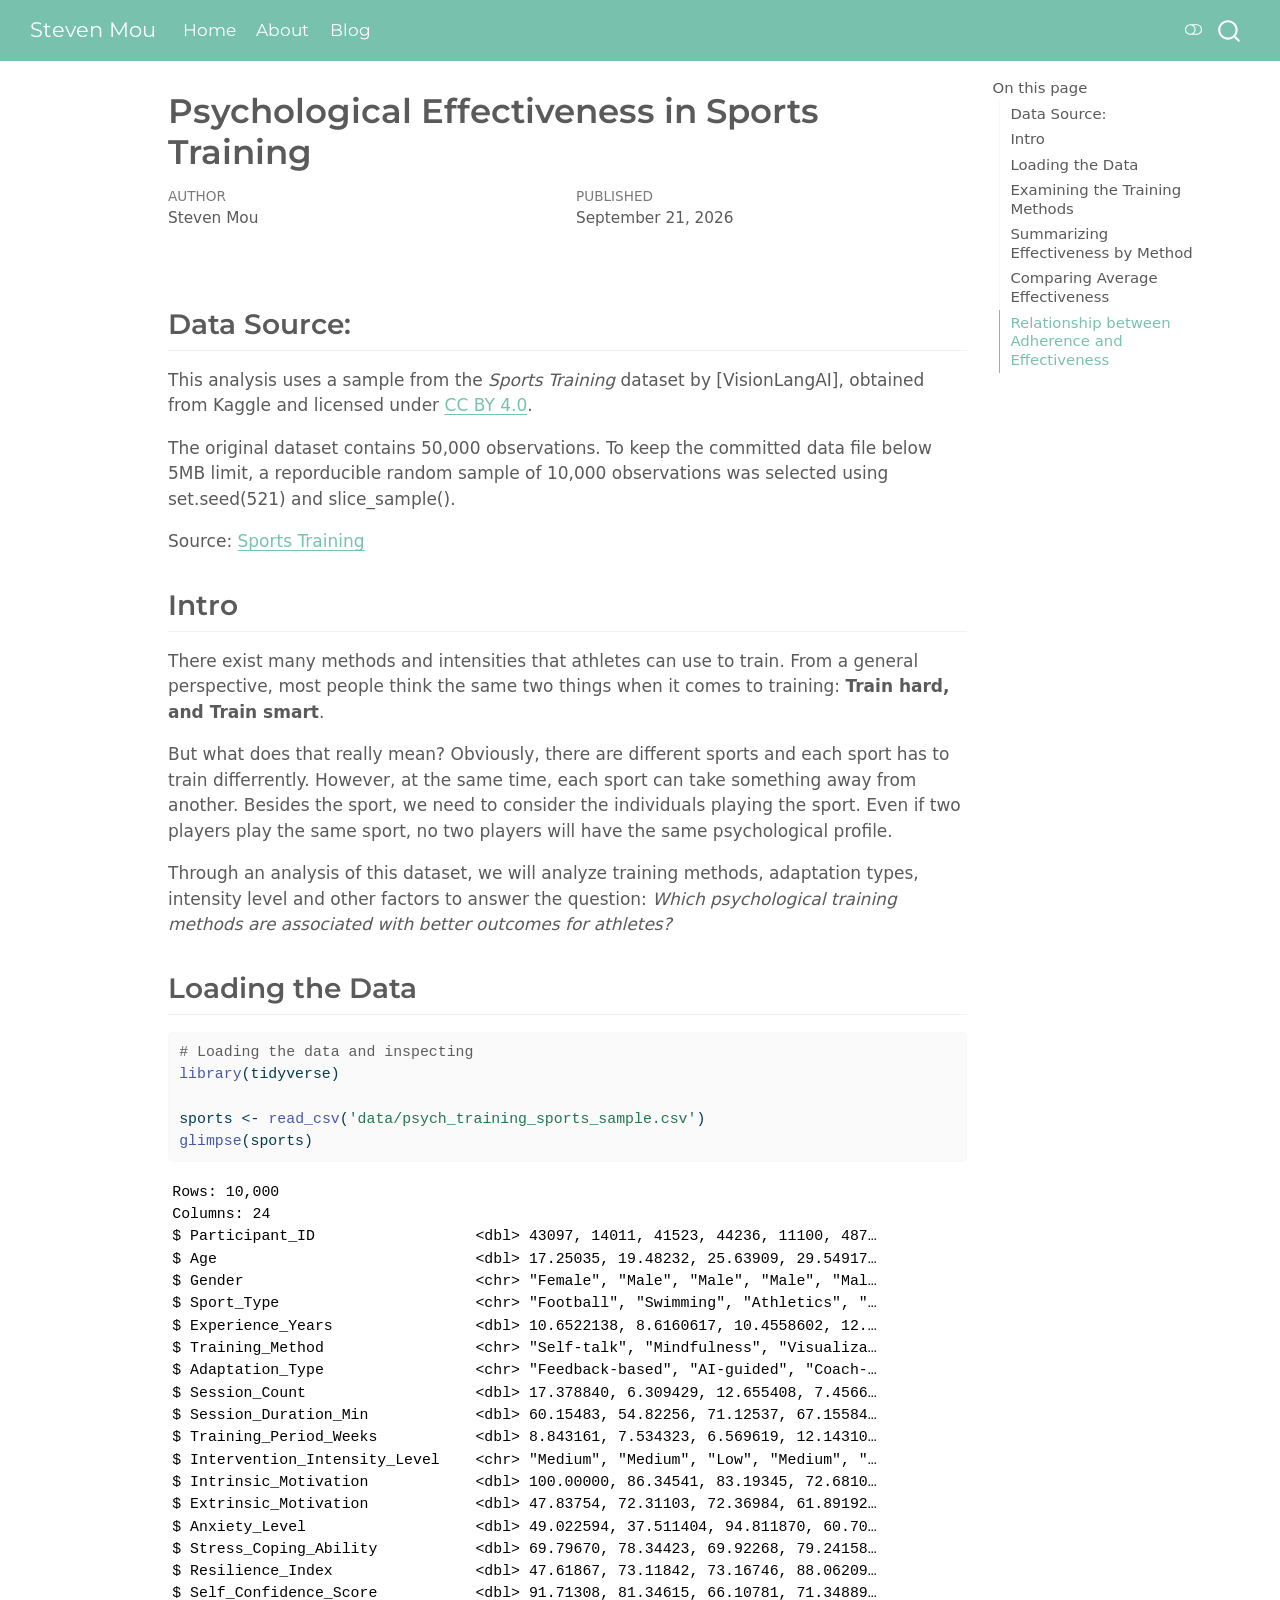
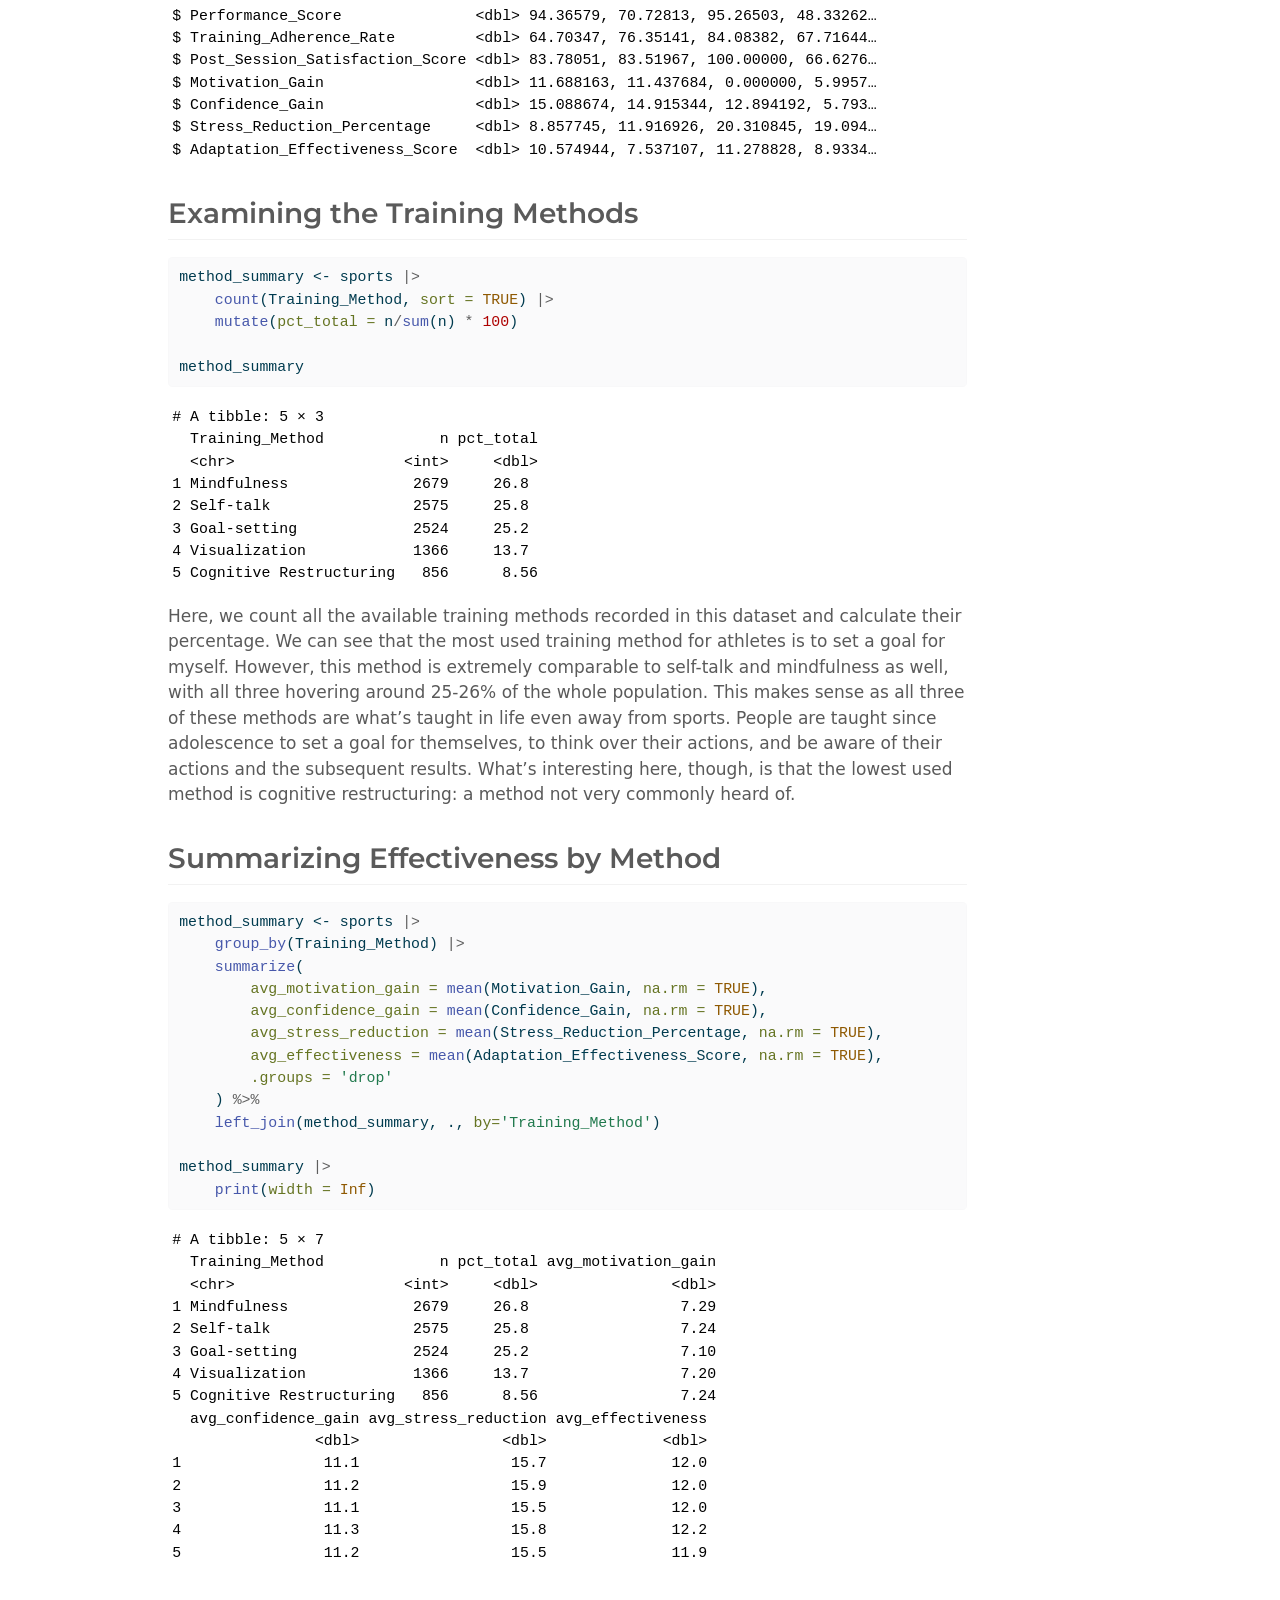
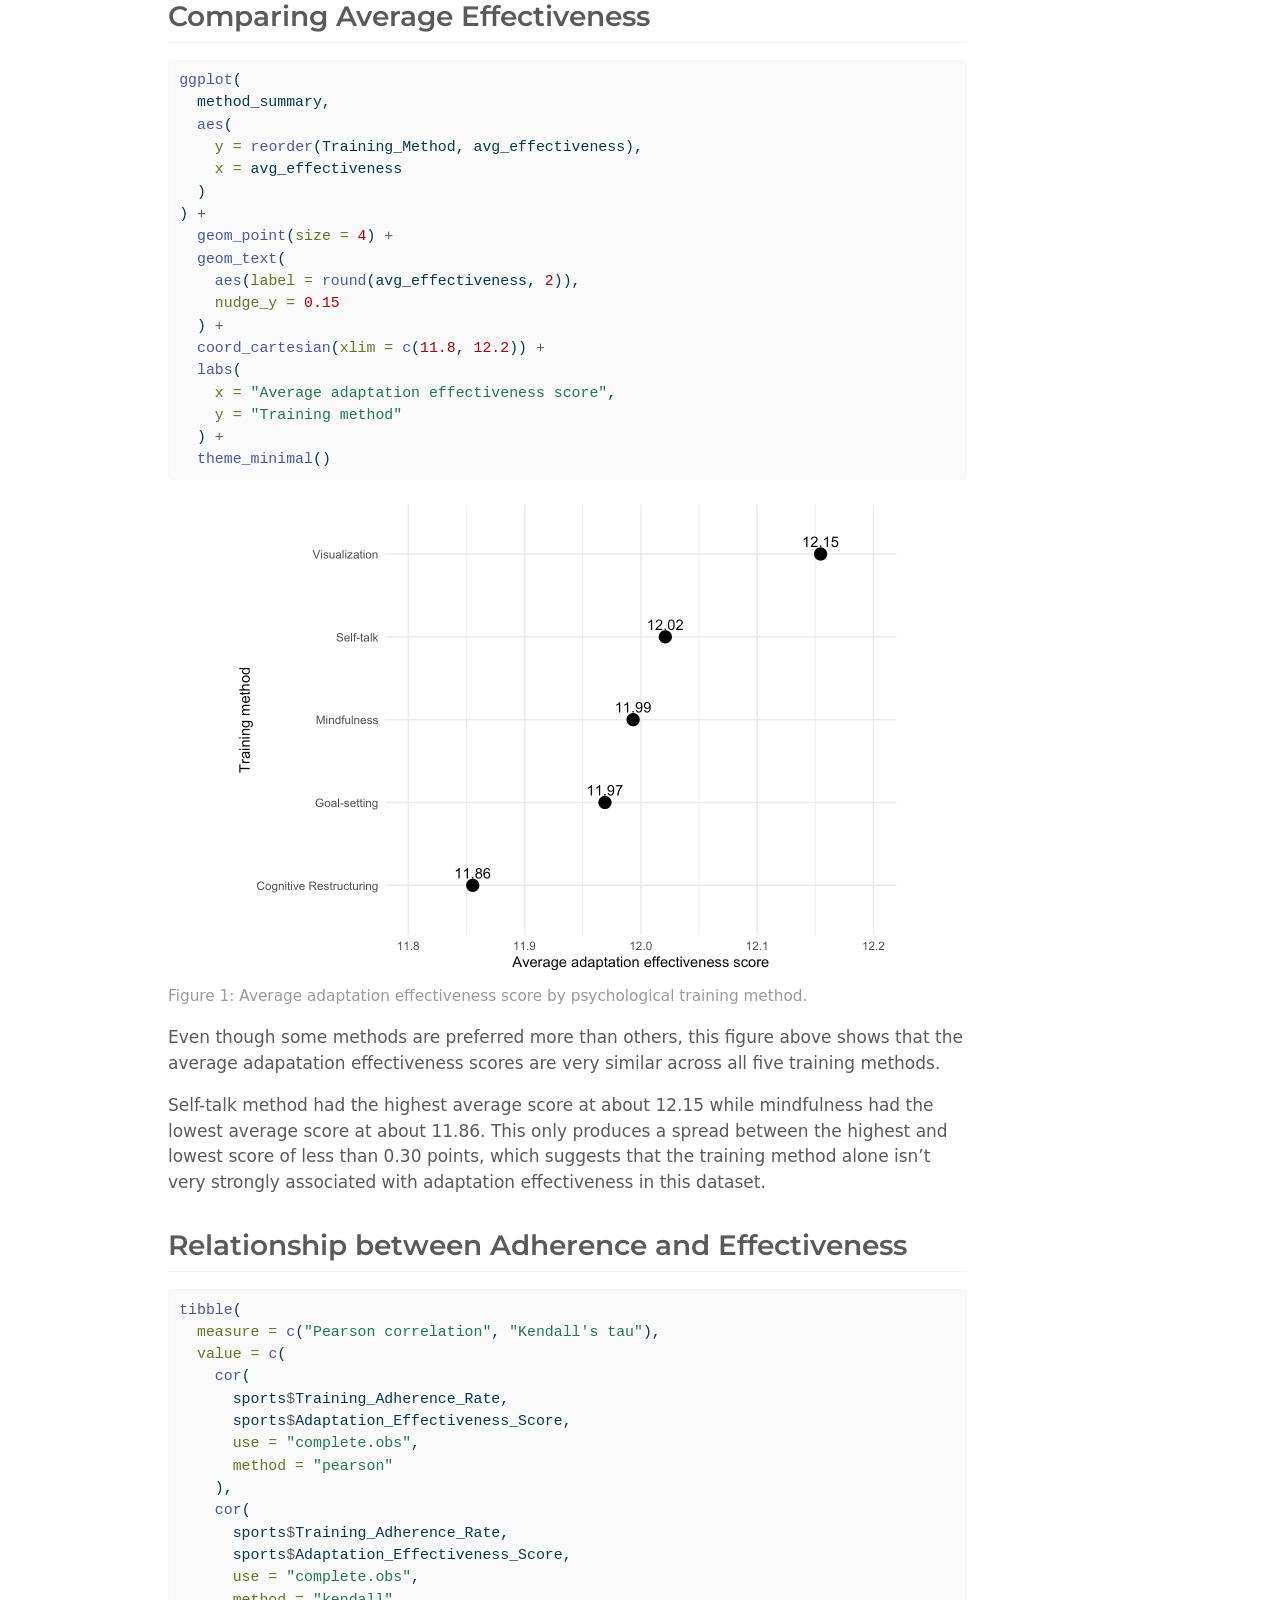
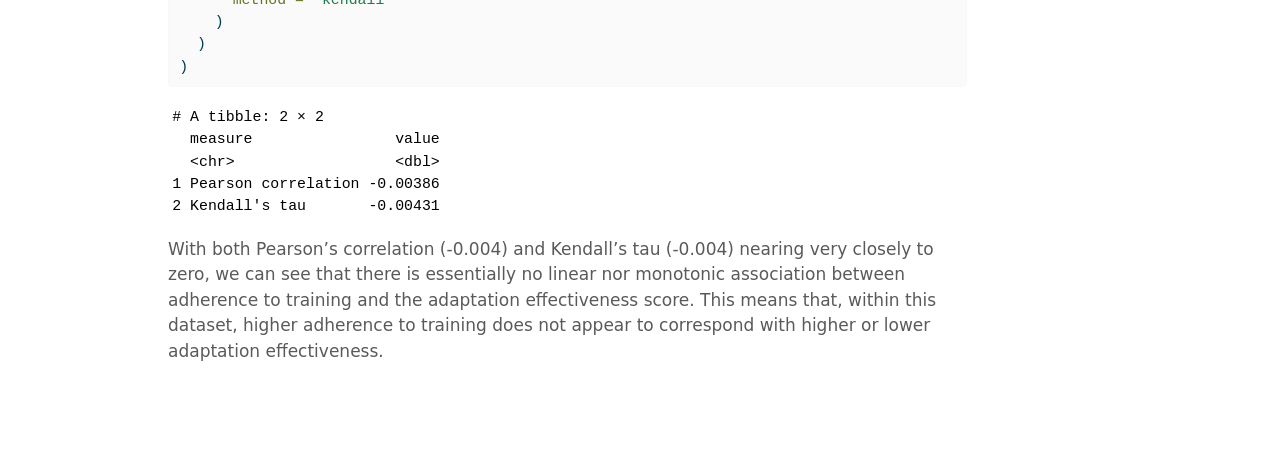
<file: docs/posts/sports_training_psych/index.html>
<!DOCTYPE html>
<html xmlns="http://www.w3.org/1999/xhtml" lang="en" xml:lang="en"><head>

<meta charset="utf-8">
<meta name="generator" content="quarto-1.10.18">

<meta name="viewport" content="width=device-width, initial-scale=1.0, user-scalable=yes">

<meta name="author" content="Steven Mou">
<meta name="dcterms.date" content="2026-09-21">

<title>Psychological Effectiveness in Sports Training – Steven Mou</title>
<style>
/* Default styles provided by pandoc.
** See https://pandoc.org/MANUAL.html#variables-for-html for config info.
*/
span.smallcaps{font-variant: small-caps;}
div.columns{display: flex; gap: 1.5em;}
div.column{flex: auto;}
@media screen {
div.columns{gap: min(4vw, 1.5em);}
div.column{overflow-x: auto;}
}
div.hanging-indent{margin-left: 1.5em; text-indent: -1.5em;}
ul.task-list{list-style: none;}
ul.task-list li input[type="checkbox"] {
  width: 0.8em;
  margin: 0 0.8em 0.2em -1em; /* quarto-specific, see https://github.com/quarto-dev/quarto-cli/issues/4556 */ 
  vertical-align: middle;
}
/* CSS for syntax highlighting */
html { -webkit-text-size-adjust: 100%; }
pre > code.sourceCode { white-space: pre; position: relative; }
pre > code.sourceCode > span { display: inline-block; line-height: 1.25; }
pre > code.sourceCode > span:empty { height: 1.2em; }
.sourceCode { overflow: visible; }
code.sourceCode > span { color: inherit; text-decoration: inherit; }
div.sourceCode { margin: 1em 0; }
pre.sourceCode { margin: 0; }
@media screen {
div.sourceCode { overflow: auto; }
}
@media print {
pre > code.sourceCode { white-space: pre-wrap; }
pre > code.sourceCode > span { text-indent: -5em; padding-left: 5em; }
}
pre.numberSource code
  { counter-reset: source-line 0; }
pre.numberSource code > span
  { position: relative; left: -4em; counter-increment: source-line; }
pre.numberSource code > span > a:first-child::before
  { content: counter(source-line);
    position: relative; left: -1em; text-align: right; vertical-align: baseline;
    border: none; display: inline-block;
    -webkit-touch-callout: none; -webkit-user-select: none;
    -khtml-user-select: none; -moz-user-select: none;
    -ms-user-select: none; user-select: none;
    padding: 0 4px; width: 4em;
  }
pre.numberSource { margin-left: 3em;  padding-left: 4px; }
div.sourceCode
  {   }
@media screen {
pre > code.sourceCode > span > a:first-child::before { text-decoration: underline; }
}
</style>


<script src="../../site_libs/quarto-nav/quarto-nav.js"></script>
<script src="../../site_libs/quarto-nav/headroom.min.js"></script>
<script src="../../site_libs/clipboard/clipboard.min.js"></script>
<script src="../../site_libs/quarto-search/autocomplete.umd.js"></script>
<script src="../../site_libs/quarto-search/fuse.min.js"></script>
<script src="../../site_libs/quarto-search/quarto-search.js"></script>
<meta name="quarto:offset" content="../../">
<script src="../../site_libs/quarto-html/quarto.js" type="module"></script>
<script src="../../site_libs/quarto-html/tabsets/tabsets.js" type="module"></script>
<script src="../../site_libs/quarto-html/popper.min.js"></script>
<script src="../../site_libs/quarto-html/tippy.umd.min.js"></script>
<script src="../../site_libs/quarto-html/anchor.min.js"></script>
<link href="../../site_libs/quarto-html/tippy.css" rel="stylesheet">
<link href="../../site_libs/quarto-html/quarto-syntax-highlighting-64a204ab8560d761af7679ceaba22944.css" rel="stylesheet" class="quarto-color-scheme" id="quarto-text-highlighting-styles">
<link href="../../site_libs/quarto-html/quarto-syntax-highlighting-dark-b85bc7c33db8c58e0ec93c3465666fed.css" rel="stylesheet" class="quarto-color-scheme quarto-color-alternate" id="quarto-text-highlighting-styles">
<link href="../../site_libs/quarto-html/quarto-syntax-highlighting-64a204ab8560d761af7679ceaba22944.css" rel="stylesheet" class="quarto-color-scheme-extra" id="quarto-text-highlighting-styles">
<script src="../../site_libs/bootstrap/bootstrap.min.js"></script>
<link href="../../site_libs/bootstrap/bootstrap-icons.css" rel="stylesheet">
<link href="../../site_libs/bootstrap/bootstrap-496a71ca20b0deb91189619ea2a1a39c.min.css" rel="stylesheet" append-hash="true" class="quarto-color-scheme" id="quarto-bootstrap" data-mode="light">
<link href="../../site_libs/bootstrap/bootstrap-dark-f66171e334d55a94542fbdda1596c491.min.css" rel="stylesheet" append-hash="true" class="quarto-color-scheme quarto-color-alternate" id="quarto-bootstrap" data-mode="dark">
<link href="../../site_libs/bootstrap/bootstrap-496a71ca20b0deb91189619ea2a1a39c.min.css" rel="stylesheet" append-hash="true" class="quarto-color-scheme-extra" id="quarto-bootstrap" data-mode="light">
<script id="quarto-search-options" type="application/json">{
  "location": "navbar",
  "copy-button": false,
  "collapse-after": 3,
  "panel-placement": "end",
  "type": "overlay",
  "limit": 50,
  "keyboard-shortcut": [
    "f",
    "/",
    "s"
  ],
  "show-item-context": false,
  "language": {
    "search-no-results-text": "No results",
    "search-matching-documents-text": "matching documents",
    "search-copy-link-title": "Copy link to search",
    "search-hide-matches-text": "Hide additional matches",
    "search-more-match-text": "more match in this document",
    "search-more-matches-text": "more matches in this document",
    "search-clear-button-title": "Clear",
    "search-text-placeholder": "",
    "search-detached-cancel-button-title": "Cancel",
    "search-submit-button-title": "Submit",
    "search-label": "Search"
  }
}</script>


<link rel="stylesheet" href="../../styles.css">
</head>

<body class="nav-fixed quarto-light"><script id="quarto-html-before-body" type="application/javascript">
    const toggleBodyColorMode = (bsSheetEl) => {
      const mode = bsSheetEl.getAttribute("data-mode");
      const bodyEl = window.document.querySelector("body");
      if (mode === "dark") {
        bodyEl.classList.add("quarto-dark");
        bodyEl.classList.remove("quarto-light");
      } else {
        bodyEl.classList.add("quarto-light");
        bodyEl.classList.remove("quarto-dark");
      }
    }
    const toggleBodyColorPrimary = () => {
      const bsSheetEl = window.document.querySelector("link#quarto-bootstrap:not([rel=disabled-stylesheet])");
      if (bsSheetEl) {
        toggleBodyColorMode(bsSheetEl);
      }
    }
    const setColorSchemeToggle = (alternate) => {
      const toggles = window.document.querySelectorAll('.quarto-color-scheme-toggle');
      for (let i=0; i < toggles.length; i++) {
        const toggle = toggles[i];
        if (toggle) {
          if (alternate) {
            toggle.classList.add("alternate");
          } else {
            toggle.classList.remove("alternate");
          }
        }
      }
    };
    const toggleColorMode = (alternate) => {
      // Switch the stylesheets
      const primaryStylesheets = window.document.querySelectorAll('link.quarto-color-scheme:not(.quarto-color-alternate)');
      const alternateStylesheets = window.document.querySelectorAll('link.quarto-color-scheme.quarto-color-alternate');
      manageTransitions('#quarto-margin-sidebar .nav-link', false);
      if (alternate) {
        // note: dark is layered on light, we don't disable primary!
        enableStylesheet(alternateStylesheets);
        for (const sheetNode of alternateStylesheets) {
          if (sheetNode.id === "quarto-bootstrap") {
            toggleBodyColorMode(sheetNode);
          }
        }
      } else {
        disableStylesheet(alternateStylesheets);
        enableStylesheet(primaryStylesheets)
        toggleBodyColorPrimary();
      }
      manageTransitions('#quarto-margin-sidebar .nav-link', true);
      // Switch the toggles
      setColorSchemeToggle(alternate)
      // Hack to workaround the fact that safari doesn't
      // properly recolor the scrollbar when toggling (#1455)
      if (navigator.userAgent.indexOf('Safari') > 0 && navigator.userAgent.indexOf('Chrome') == -1) {
        manageTransitions("body", false);
        window.scrollTo(0, 1);
        setTimeout(() => {
          window.scrollTo(0, 0);
          manageTransitions("body", true);
        }, 40);
      }
    }
    const disableStylesheet = (stylesheets) => {
      for (let i=0; i < stylesheets.length; i++) {
        const stylesheet = stylesheets[i];
        stylesheet.rel = 'disabled-stylesheet';
      }
    }
    const enableStylesheet = (stylesheets) => {
      for (let i=0; i < stylesheets.length; i++) {
        const stylesheet = stylesheets[i];
        if(stylesheet.rel !== 'stylesheet') { // for Chrome, which will still FOUC without this check
          stylesheet.rel = 'stylesheet';
        }
      }
    }
    const manageTransitions = (selector, allowTransitions) => {
      const els = window.document.querySelectorAll(selector);
      for (let i=0; i < els.length; i++) {
        const el = els[i];
        if (allowTransitions) {
          el.classList.remove('notransition');
        } else {
          el.classList.add('notransition');
        }
      }
    }
    const isFileUrl = () => {
      return window.location.protocol === 'file:';
    }
    const hasAlternateSentinel = () => {
      let styleSentinel = getColorSchemeSentinel();
      if (styleSentinel !== null) {
        return styleSentinel === "alternate";
      } else {
        return false;
      }
    }
    const setStyleSentinel = (alternate) => {
      const value = alternate ? "alternate" : "default";
      if (!isFileUrl()) {
        window.localStorage.setItem("quarto-color-scheme", value);
      } else {
        localAlternateSentinel = value;
      }
    }
    const getColorSchemeSentinel = () => {
      if (!isFileUrl()) {
        const storageValue = window.localStorage.getItem("quarto-color-scheme");
        return storageValue != null ? storageValue : localAlternateSentinel;
      } else {
        return localAlternateSentinel;
      }
    }
    const toggleGiscusIfUsed = (isAlternate, darkModeDefault) => {
      const baseTheme = document.querySelector('#giscus-base-theme')?.value ?? 'light';
      const alternateTheme = document.querySelector('#giscus-alt-theme')?.value ?? 'dark';
      let newTheme = '';
      if(authorPrefersDark) {
        newTheme = isAlternate ? baseTheme : alternateTheme;
      } else {
        newTheme = isAlternate ? alternateTheme : baseTheme;
      }
      const changeGiscusTheme = () => {
        // From: https://github.com/giscus/giscus/issues/336
        const sendMessage = (message) => {
          const iframe = document.querySelector('iframe.giscus-frame');
          if (!iframe) return;
          iframe.contentWindow.postMessage({ giscus: message }, 'https://giscus.app');
        }
        sendMessage({
          setConfig: {
            theme: newTheme
          }
        });
      }
      const isGiscussLoaded = window.document.querySelector('iframe.giscus-frame') !== null;
      if (isGiscussLoaded) {
        changeGiscusTheme();
      }
    };
    const authorPrefersDark = false;
    const darkModeDefault = authorPrefersDark;
      document.querySelector('link#quarto-text-highlighting-styles.quarto-color-scheme-extra').rel = 'disabled-stylesheet';
      document.querySelector('link#quarto-bootstrap.quarto-color-scheme-extra').rel = 'disabled-stylesheet';
    let localAlternateSentinel = darkModeDefault ? 'alternate' : 'default';
    // Dark / light mode switch
    window.quartoToggleColorScheme = () => {
      // Read the current dark / light value
      let toAlternate = !hasAlternateSentinel();
      toggleColorMode(toAlternate);
      setStyleSentinel(toAlternate);
      toggleGiscusIfUsed(toAlternate, darkModeDefault);
      window.dispatchEvent(new Event('resize'));
    };
    // Switch to dark mode if need be
    if (hasAlternateSentinel()) {
      toggleColorMode(true);
    } else {
      toggleColorMode(false);
    }
  </script>

<div id="quarto-search-results"></div>
  <header id="quarto-header" class="headroom fixed-top">
    <nav class="navbar navbar-expand-lg " data-bs-theme="dark">
      <div class="navbar-container container-fluid">
      <div class="navbar-brand-container mx-auto">
    <a class="navbar-brand" href="../../index.html">
    <span class="navbar-title">Steven Mou</span>
    </a>
  </div>
            <div id="quarto-search" class="" title="Search"></div>
          <button class="navbar-toggler" type="button" data-bs-toggle="collapse" data-bs-target="#navbarCollapse" aria-controls="navbarCollapse" role="menu" aria-expanded="false" aria-label="Toggle navigation" onclick="if (window.quartoToggleHeadroom) { window.quartoToggleHeadroom(); }">
  <span class="navbar-toggler-icon"></span>
</button>
          <div class="collapse navbar-collapse" id="navbarCollapse">
            <ul class="navbar-nav navbar-nav-scroll me-auto">
  <li class="nav-item">
    <a class="nav-link" href="../../index.html"> 
<span class="menu-text">Home</span></a>
  </li>  
  <li class="nav-item">
    <a class="nav-link" href="../../about.html"> 
<span class="menu-text">About</span></a>
  </li>  
  <li class="nav-item">
    <a class="nav-link" href="../../blog.html"> 
<span class="menu-text">Blog</span></a>
  </li>  
</ul>
          </div> <!-- /navcollapse -->
            <div class="quarto-navbar-tools">
  <a href="" class="quarto-color-scheme-toggle quarto-navigation-tool  px-1" onclick="window.quartoToggleColorScheme(); return false;" title="Toggle dark mode"><i class="bi"></i></a>
</div>
      </div> <!-- /container-fluid -->
    </nav>
</header>
<!-- content -->
<div id="quarto-content" class="quarto-container page-columns page-rows-contents page-layout-article page-navbar">
<!-- sidebar -->
<!-- margin-sidebar -->
    <div id="quarto-margin-sidebar" class="sidebar margin-sidebar">
        <nav id="TOC" role="doc-toc" class="toc-active">
    <h2 id="toc-title">On this page</h2>
   
  <ul>
  <li><a href="#data-source" id="toc-data-source" class="nav-link active" data-scroll-target="#data-source">Data Source:</a></li>
  <li><a href="#intro" id="toc-intro" class="nav-link" data-scroll-target="#intro">Intro</a></li>
  <li><a href="#loading-the-data" id="toc-loading-the-data" class="nav-link" data-scroll-target="#loading-the-data">Loading the Data</a></li>
  <li><a href="#examining-the-training-methods" id="toc-examining-the-training-methods" class="nav-link" data-scroll-target="#examining-the-training-methods">Examining the Training Methods</a></li>
  <li><a href="#summarizing-effectiveness-by-method" id="toc-summarizing-effectiveness-by-method" class="nav-link" data-scroll-target="#summarizing-effectiveness-by-method">Summarizing Effectiveness by Method</a></li>
  <li><a href="#comparing-average-effectiveness" id="toc-comparing-average-effectiveness" class="nav-link" data-scroll-target="#comparing-average-effectiveness">Comparing Average Effectiveness</a></li>
  <li><a href="#relationship-between-adherence-and-effectiveness" id="toc-relationship-between-adherence-and-effectiveness" class="nav-link" data-scroll-target="#relationship-between-adherence-and-effectiveness">Relationship between Adherence and Effectiveness</a></li>
  </ul>
</nav>
    </div>
<!-- main -->
<main class="content" id="quarto-document-content">


<header id="title-block-header" class="quarto-title-block default">
<div class="quarto-title">
<h1 class="title">Psychological Effectiveness in Sports Training</h1>
</div>



<div class="quarto-title-meta">

    <div>
    <div class="quarto-title-meta-heading">Author</div>
    <div class="quarto-title-meta-contents">
             <p>Steven Mou </p>
          </div>
  </div>
    
    <div>
    <div class="quarto-title-meta-heading">Published</div>
    <div class="quarto-title-meta-contents">
      <p class="date">September 21, 2026</p>
    </div>
  </div>
  
    
  </div>
  


</header>


<p><br>
</p>
<section id="data-source" class="level2">
<h2 class="anchored" data-anchor-id="data-source">Data Source:</h2>
<p>This analysis uses a sample from the <em>Sports Training</em> dataset by [VisionLangAI], obtained from Kaggle and licensed under <a href="https://creativecommons.org/licenses/by/4.0/">CC BY 4.0</a>.</p>
<p>The original dataset contains 50,000 observations. To keep the committed data file below 5MB limit, a reporducible random sample of 10,000 observations was selected using set.seed(521) and slice_sample().</p>
<p>Source: <a href="https://www.kaggle.com/datasets/visionlangai/sports-training">Sports Training</a></p>
</section>
<section id="intro" class="level2">
<h2 class="anchored" data-anchor-id="intro">Intro</h2>
<p>There exist many methods and intensities that athletes can use to train. From a general perspective, most people think the same two things when it comes to training: <strong>Train hard, and Train smart</strong>.</p>
<p>But what does that really mean? Obviously, there are different sports and each sport has to train differrently. However, at the same time, each sport can take something away from another. Besides the sport, we need to consider the individuals playing the sport. Even if two players play the same sport, no two players will have the same psychological profile.</p>
<p>Through an analysis of this dataset, we will analyze training methods, adaptation types, intensity level and other factors to answer the question: <em>Which psychological training methods are associated with better outcomes for athletes?</em></p>
</section>
<section id="loading-the-data" class="level2">
<h2 class="anchored" data-anchor-id="loading-the-data">Loading the Data</h2>
<div class="cell">
<div class="code-copy-outer-scaffold"><div class="sourceCode cell-code" id="cb1"><pre class="sourceCode r code-with-copy"><code class="sourceCode r"><span id="cb1-1"><a href="#cb1-1" aria-hidden="true" tabindex="-1"></a><span class="co"># Loading the data and inspecting</span></span>
<span id="cb1-2"><a href="#cb1-2" aria-hidden="true" tabindex="-1"></a><span class="fu">library</span>(tidyverse)</span>
<span id="cb1-3"><a href="#cb1-3" aria-hidden="true" tabindex="-1"></a></span>
<span id="cb1-4"><a href="#cb1-4" aria-hidden="true" tabindex="-1"></a>sports <span class="ot">&lt;-</span> <span class="fu">read_csv</span>(<span class="st">'data/psych_training_sports_sample.csv'</span>)</span>
<span id="cb1-5"><a href="#cb1-5" aria-hidden="true" tabindex="-1"></a><span class="fu">glimpse</span>(sports)</span></code></pre></div><button title="Copy to Clipboard" class="code-copy-button"><i class="bi"></i></button></div>
<div class="cell-output cell-output-stdout">
<pre><code>Rows: 10,000
Columns: 24
$ Participant_ID                  &lt;dbl&gt; 43097, 14011, 41523, 44236, 11100, 487…
$ Age                             &lt;dbl&gt; 17.25035, 19.48232, 25.63909, 29.54917…
$ Gender                          &lt;chr&gt; "Female", "Male", "Male", "Male", "Mal…
$ Sport_Type                      &lt;chr&gt; "Football", "Swimming", "Athletics", "…
$ Experience_Years                &lt;dbl&gt; 10.6522138, 8.6160617, 10.4558602, 12.…
$ Training_Method                 &lt;chr&gt; "Self-talk", "Mindfulness", "Visualiza…
$ Adaptation_Type                 &lt;chr&gt; "Feedback-based", "AI-guided", "Coach-…
$ Session_Count                   &lt;dbl&gt; 17.378840, 6.309429, 12.655408, 7.4566…
$ Session_Duration_Min            &lt;dbl&gt; 60.15483, 54.82256, 71.12537, 67.15584…
$ Training_Period_Weeks           &lt;dbl&gt; 8.843161, 7.534323, 6.569619, 12.14310…
$ Intervention_Intensity_Level    &lt;chr&gt; "Medium", "Medium", "Low", "Medium", "…
$ Intrinsic_Motivation            &lt;dbl&gt; 100.00000, 86.34541, 83.19345, 72.6810…
$ Extrinsic_Motivation            &lt;dbl&gt; 47.83754, 72.31103, 72.36984, 61.89192…
$ Anxiety_Level                   &lt;dbl&gt; 49.022594, 37.511404, 94.811870, 60.70…
$ Stress_Coping_Ability           &lt;dbl&gt; 69.79670, 78.34423, 69.92268, 79.24158…
$ Resilience_Index                &lt;dbl&gt; 47.61867, 73.11842, 73.16746, 88.06209…
$ Self_Confidence_Score           &lt;dbl&gt; 91.71308, 81.34615, 66.10781, 71.34889…
$ Performance_Score               &lt;dbl&gt; 94.36579, 70.72813, 95.26503, 48.33262…
$ Training_Adherence_Rate         &lt;dbl&gt; 64.70347, 76.35141, 84.08382, 67.71644…
$ Post_Session_Satisfaction_Score &lt;dbl&gt; 83.78051, 83.51967, 100.00000, 66.6276…
$ Motivation_Gain                 &lt;dbl&gt; 11.688163, 11.437684, 0.000000, 5.9957…
$ Confidence_Gain                 &lt;dbl&gt; 15.088674, 14.915344, 12.894192, 5.793…
$ Stress_Reduction_Percentage     &lt;dbl&gt; 8.857745, 11.916926, 20.310845, 19.094…
$ Adaptation_Effectiveness_Score  &lt;dbl&gt; 10.574944, 7.537107, 11.278828, 8.9334…</code></pre>
</div>
</div>
</section>
<section id="examining-the-training-methods" class="level2">
<h2 class="anchored" data-anchor-id="examining-the-training-methods">Examining the Training Methods</h2>
<div class="cell">
<div class="code-copy-outer-scaffold"><div class="sourceCode cell-code" id="cb3"><pre class="sourceCode r code-with-copy"><code class="sourceCode r"><span id="cb3-1"><a href="#cb3-1" aria-hidden="true" tabindex="-1"></a>method_summary <span class="ot">&lt;-</span> sports <span class="sc">|&gt;</span></span>
<span id="cb3-2"><a href="#cb3-2" aria-hidden="true" tabindex="-1"></a>    <span class="fu">count</span>(Training_Method, <span class="at">sort =</span> <span class="cn">TRUE</span>) <span class="sc">|&gt;</span></span>
<span id="cb3-3"><a href="#cb3-3" aria-hidden="true" tabindex="-1"></a>    <span class="fu">mutate</span>(<span class="at">pct_total =</span> n<span class="sc">/</span><span class="fu">sum</span>(n) <span class="sc">*</span> <span class="dv">100</span>)</span>
<span id="cb3-4"><a href="#cb3-4" aria-hidden="true" tabindex="-1"></a></span>
<span id="cb3-5"><a href="#cb3-5" aria-hidden="true" tabindex="-1"></a>method_summary</span></code></pre></div><button title="Copy to Clipboard" class="code-copy-button"><i class="bi"></i></button></div>
<div class="cell-output cell-output-stdout">
<pre><code># A tibble: 5 × 3
  Training_Method             n pct_total
  &lt;chr&gt;                   &lt;int&gt;     &lt;dbl&gt;
1 Mindfulness              2679     26.8 
2 Self-talk                2575     25.8 
3 Goal-setting             2524     25.2 
4 Visualization            1366     13.7 
5 Cognitive Restructuring   856      8.56</code></pre>
</div>
</div>
<p>Here, we count all the available training methods recorded in this dataset and calculate their percentage. We can see that the most used training method for athletes is to set a goal for myself. However, this method is extremely comparable to self-talk and mindfulness as well, with all three hovering around 25-26% of the whole population. This makes sense as all three of these methods are what’s taught in life even away from sports. People are taught since adolescence to set a goal for themselves, to think over their actions, and be aware of their actions and the subsequent results. What’s interesting here, though, is that the lowest used method is cognitive restructuring: a method not very commonly heard of.</p>
</section>
<section id="summarizing-effectiveness-by-method" class="level2">
<h2 class="anchored" data-anchor-id="summarizing-effectiveness-by-method">Summarizing Effectiveness by Method</h2>
<div class="cell">
<div class="code-copy-outer-scaffold"><div class="sourceCode cell-code" id="cb5"><pre class="sourceCode r code-with-copy"><code class="sourceCode r"><span id="cb5-1"><a href="#cb5-1" aria-hidden="true" tabindex="-1"></a>method_summary <span class="ot">&lt;-</span> sports <span class="sc">|&gt;</span></span>
<span id="cb5-2"><a href="#cb5-2" aria-hidden="true" tabindex="-1"></a>    <span class="fu">group_by</span>(Training_Method) <span class="sc">|&gt;</span></span>
<span id="cb5-3"><a href="#cb5-3" aria-hidden="true" tabindex="-1"></a>    <span class="fu">summarize</span>(</span>
<span id="cb5-4"><a href="#cb5-4" aria-hidden="true" tabindex="-1"></a>        <span class="at">avg_motivation_gain =</span> <span class="fu">mean</span>(Motivation_Gain, <span class="at">na.rm =</span> <span class="cn">TRUE</span>),</span>
<span id="cb5-5"><a href="#cb5-5" aria-hidden="true" tabindex="-1"></a>        <span class="at">avg_confidence_gain =</span> <span class="fu">mean</span>(Confidence_Gain, <span class="at">na.rm =</span> <span class="cn">TRUE</span>),</span>
<span id="cb5-6"><a href="#cb5-6" aria-hidden="true" tabindex="-1"></a>        <span class="at">avg_stress_reduction =</span> <span class="fu">mean</span>(Stress_Reduction_Percentage, <span class="at">na.rm =</span> <span class="cn">TRUE</span>),</span>
<span id="cb5-7"><a href="#cb5-7" aria-hidden="true" tabindex="-1"></a>        <span class="at">avg_effectiveness =</span> <span class="fu">mean</span>(Adaptation_Effectiveness_Score, <span class="at">na.rm =</span> <span class="cn">TRUE</span>),</span>
<span id="cb5-8"><a href="#cb5-8" aria-hidden="true" tabindex="-1"></a>        <span class="at">.groups =</span> <span class="st">'drop'</span></span>
<span id="cb5-9"><a href="#cb5-9" aria-hidden="true" tabindex="-1"></a>    ) <span class="sc">%&gt;%</span></span>
<span id="cb5-10"><a href="#cb5-10" aria-hidden="true" tabindex="-1"></a>    <span class="fu">left_join</span>(method_summary, ., <span class="at">by=</span><span class="st">'Training_Method'</span>)</span>
<span id="cb5-11"><a href="#cb5-11" aria-hidden="true" tabindex="-1"></a></span>
<span id="cb5-12"><a href="#cb5-12" aria-hidden="true" tabindex="-1"></a>method_summary <span class="sc">|&gt;</span></span>
<span id="cb5-13"><a href="#cb5-13" aria-hidden="true" tabindex="-1"></a>    <span class="fu">print</span>(<span class="at">width =</span> <span class="cn">Inf</span>)</span></code></pre></div><button title="Copy to Clipboard" class="code-copy-button"><i class="bi"></i></button></div>
<div class="cell-output cell-output-stdout">
<pre><code># A tibble: 5 × 7
  Training_Method             n pct_total avg_motivation_gain
  &lt;chr&gt;                   &lt;int&gt;     &lt;dbl&gt;               &lt;dbl&gt;
1 Mindfulness              2679     26.8                 7.29
2 Self-talk                2575     25.8                 7.24
3 Goal-setting             2524     25.2                 7.10
4 Visualization            1366     13.7                 7.20
5 Cognitive Restructuring   856      8.56                7.24
  avg_confidence_gain avg_stress_reduction avg_effectiveness
                &lt;dbl&gt;                &lt;dbl&gt;             &lt;dbl&gt;
1                11.1                 15.7              12.0
2                11.2                 15.9              12.0
3                11.1                 15.5              12.0
4                11.3                 15.8              12.2
5                11.2                 15.5              11.9</code></pre>
</div>
</div>
</section>
<section id="comparing-average-effectiveness" class="level2">
<h2 class="anchored" data-anchor-id="comparing-average-effectiveness">Comparing Average Effectiveness</h2>
<div class="cell">
<div class="code-copy-outer-scaffold"><div class="sourceCode cell-code" id="cb7"><pre class="sourceCode r code-with-copy"><code class="sourceCode r"><span id="cb7-1"><a href="#cb7-1" aria-hidden="true" tabindex="-1"></a><span class="fu">ggplot</span>(</span>
<span id="cb7-2"><a href="#cb7-2" aria-hidden="true" tabindex="-1"></a>  method_summary,</span>
<span id="cb7-3"><a href="#cb7-3" aria-hidden="true" tabindex="-1"></a>  <span class="fu">aes</span>(</span>
<span id="cb7-4"><a href="#cb7-4" aria-hidden="true" tabindex="-1"></a>    <span class="at">y =</span> <span class="fu">reorder</span>(Training_Method, avg_effectiveness),</span>
<span id="cb7-5"><a href="#cb7-5" aria-hidden="true" tabindex="-1"></a>    <span class="at">x =</span> avg_effectiveness</span>
<span id="cb7-6"><a href="#cb7-6" aria-hidden="true" tabindex="-1"></a>  )</span>
<span id="cb7-7"><a href="#cb7-7" aria-hidden="true" tabindex="-1"></a>) <span class="sc">+</span></span>
<span id="cb7-8"><a href="#cb7-8" aria-hidden="true" tabindex="-1"></a>  <span class="fu">geom_point</span>(<span class="at">size =</span> <span class="dv">4</span>) <span class="sc">+</span></span>
<span id="cb7-9"><a href="#cb7-9" aria-hidden="true" tabindex="-1"></a>  <span class="fu">geom_text</span>(</span>
<span id="cb7-10"><a href="#cb7-10" aria-hidden="true" tabindex="-1"></a>    <span class="fu">aes</span>(<span class="at">label =</span> <span class="fu">round</span>(avg_effectiveness, <span class="dv">2</span>)),</span>
<span id="cb7-11"><a href="#cb7-11" aria-hidden="true" tabindex="-1"></a>    <span class="at">nudge_y =</span> <span class="fl">0.15</span></span>
<span id="cb7-12"><a href="#cb7-12" aria-hidden="true" tabindex="-1"></a>  ) <span class="sc">+</span></span>
<span id="cb7-13"><a href="#cb7-13" aria-hidden="true" tabindex="-1"></a>  <span class="fu">coord_cartesian</span>(<span class="at">xlim =</span> <span class="fu">c</span>(<span class="fl">11.8</span>, <span class="fl">12.2</span>)) <span class="sc">+</span></span>
<span id="cb7-14"><a href="#cb7-14" aria-hidden="true" tabindex="-1"></a>  <span class="fu">labs</span>(</span>
<span id="cb7-15"><a href="#cb7-15" aria-hidden="true" tabindex="-1"></a>    <span class="at">x =</span> <span class="st">"Average adaptation effectiveness score"</span>,</span>
<span id="cb7-16"><a href="#cb7-16" aria-hidden="true" tabindex="-1"></a>    <span class="at">y =</span> <span class="st">"Training method"</span></span>
<span id="cb7-17"><a href="#cb7-17" aria-hidden="true" tabindex="-1"></a>  ) <span class="sc">+</span></span>
<span id="cb7-18"><a href="#cb7-18" aria-hidden="true" tabindex="-1"></a>  <span class="fu">theme_minimal</span>()</span></code></pre></div><button title="Copy to Clipboard" class="code-copy-button"><i class="bi"></i></button></div>
<div class="cell-output-display">
<div id="fig-training-effectiveness" class="quarto-float quarto-figure quarto-figure-center anchored">
<figure class="quarto-float quarto-float-fig figure">
<div aria-describedby="fig-training-effectiveness-caption-0ceaefa1-69ba-4598-a22c-09a6ac19f8ca">
<img src="index_files/figure-html/fig-training-effectiveness-1.png" class="img-fluid figure-img" width="672">
</div>
<figcaption class="quarto-float-caption-bottom quarto-float-caption quarto-float-fig" id="fig-training-effectiveness-caption-0ceaefa1-69ba-4598-a22c-09a6ac19f8ca">
Figure&nbsp;1: Average adaptation effectiveness score by psychological training method.
</figcaption>
</figure>
</div>
</div>
</div>
<p>Even though some methods are preferred more than others, this figure above shows that the average adapatation effectiveness scores are very similar across all five training methods.</p>
<p>Self-talk method had the highest average score at about 12.15 while mindfulness had the lowest average score at about 11.86. This only produces a spread between the highest and lowest score of less than 0.30 points, which suggests that the training method alone isn’t very strongly associated with adaptation effectiveness in this dataset.</p>
</section>
<section id="relationship-between-adherence-and-effectiveness" class="level2">
<h2 class="anchored" data-anchor-id="relationship-between-adherence-and-effectiveness">Relationship between Adherence and Effectiveness</h2>
<div class="cell">
<div class="code-copy-outer-scaffold"><div class="sourceCode cell-code" id="cb8"><pre class="sourceCode r code-with-copy"><code class="sourceCode r"><span id="cb8-1"><a href="#cb8-1" aria-hidden="true" tabindex="-1"></a><span class="fu">tibble</span>(</span>
<span id="cb8-2"><a href="#cb8-2" aria-hidden="true" tabindex="-1"></a>  <span class="at">measure =</span> <span class="fu">c</span>(<span class="st">"Pearson correlation"</span>, <span class="st">"Kendall's tau"</span>),</span>
<span id="cb8-3"><a href="#cb8-3" aria-hidden="true" tabindex="-1"></a>  <span class="at">value =</span> <span class="fu">c</span>(</span>
<span id="cb8-4"><a href="#cb8-4" aria-hidden="true" tabindex="-1"></a>    <span class="fu">cor</span>(</span>
<span id="cb8-5"><a href="#cb8-5" aria-hidden="true" tabindex="-1"></a>      sports<span class="sc">$</span>Training_Adherence_Rate,</span>
<span id="cb8-6"><a href="#cb8-6" aria-hidden="true" tabindex="-1"></a>      sports<span class="sc">$</span>Adaptation_Effectiveness_Score,</span>
<span id="cb8-7"><a href="#cb8-7" aria-hidden="true" tabindex="-1"></a>      <span class="at">use =</span> <span class="st">"complete.obs"</span>,</span>
<span id="cb8-8"><a href="#cb8-8" aria-hidden="true" tabindex="-1"></a>      <span class="at">method =</span> <span class="st">"pearson"</span></span>
<span id="cb8-9"><a href="#cb8-9" aria-hidden="true" tabindex="-1"></a>    ),</span>
<span id="cb8-10"><a href="#cb8-10" aria-hidden="true" tabindex="-1"></a>    <span class="fu">cor</span>(</span>
<span id="cb8-11"><a href="#cb8-11" aria-hidden="true" tabindex="-1"></a>      sports<span class="sc">$</span>Training_Adherence_Rate,</span>
<span id="cb8-12"><a href="#cb8-12" aria-hidden="true" tabindex="-1"></a>      sports<span class="sc">$</span>Adaptation_Effectiveness_Score,</span>
<span id="cb8-13"><a href="#cb8-13" aria-hidden="true" tabindex="-1"></a>      <span class="at">use =</span> <span class="st">"complete.obs"</span>,</span>
<span id="cb8-14"><a href="#cb8-14" aria-hidden="true" tabindex="-1"></a>      <span class="at">method =</span> <span class="st">"kendall"</span></span>
<span id="cb8-15"><a href="#cb8-15" aria-hidden="true" tabindex="-1"></a>    )</span>
<span id="cb8-16"><a href="#cb8-16" aria-hidden="true" tabindex="-1"></a>  )</span>
<span id="cb8-17"><a href="#cb8-17" aria-hidden="true" tabindex="-1"></a>)</span></code></pre></div><button title="Copy to Clipboard" class="code-copy-button"><i class="bi"></i></button></div>
<div class="cell-output cell-output-stdout">
<pre><code># A tibble: 2 × 2
  measure                value
  &lt;chr&gt;                  &lt;dbl&gt;
1 Pearson correlation -0.00386
2 Kendall's tau       -0.00431</code></pre>
</div>
</div>
<p>With both Pearson’s correlation (-0.004) and Kendall’s tau (-0.004) nearing very closely to zero, we can see that there is essentially no linear nor monotonic association between adherence to training and the adaptation effectiveness score. This means that, within this dataset, higher adherence to training does not appear to correspond with higher or lower adaptation effectiveness.</p>


</section>

</main> <!-- /main -->
<script id="quarto-html-after-body" type="application/javascript">
  window.document.addEventListener("DOMContentLoaded", function (event) {
    // Ensure there is a toggle, if there isn't float one in the top right
    if (window.document.querySelector('.quarto-color-scheme-toggle') === null) {
      const a = window.document.createElement('a');
      a.classList.add('top-right');
      a.classList.add('quarto-color-scheme-toggle');
      a.href = "";
      a.onclick = function() { try { window.quartoToggleColorScheme(); } catch {} return false; };
      const i = window.document.createElement("i");
      i.classList.add('bi');
      a.appendChild(i);
      window.document.body.appendChild(a);
    }
    setColorSchemeToggle(hasAlternateSentinel())
    const icon = "";
    const anchorJS = new window.AnchorJS();
    anchorJS.options = {
      placement: 'right',
      icon: icon
    };
    anchorJS.add('.anchored');
    const isCodeAnnotation = (el) => {
      for (const clz of el.classList) {
        if (clz.startsWith('code-annotation-')) {                     
          return true;
        }
      }
      return false;
    }
    const onCopySuccess = function(e) {
      // button target
      const button = e.trigger;
      // don't keep focus
      button.blur();
      // flash "checked"
      button.classList.add('code-copy-button-checked');
      var currentTitle = button.getAttribute("title");
      button.setAttribute("title", "Copied!");
      let tooltip;
      if (window.bootstrap) {
        button.setAttribute("data-bs-toggle", "tooltip");
        button.setAttribute("data-bs-placement", "left");
        button.setAttribute("data-bs-title", "Copied!");
        tooltip = new bootstrap.Tooltip(button, 
          { trigger: "manual", 
            customClass: "code-copy-button-tooltip",
            offset: [0, -8]});
        tooltip.show();    
      }
      setTimeout(function() {
        if (tooltip) {
          tooltip.hide();
          button.removeAttribute("data-bs-title");
          button.removeAttribute("data-bs-toggle");
          button.removeAttribute("data-bs-placement");
        }
        button.setAttribute("title", currentTitle);
        button.classList.remove('code-copy-button-checked');
      }, 1000);
      // clear code selection
      e.clearSelection();
    }
    const getTextToCopy = function(trigger) {
      const outerScaffold = trigger.parentElement.cloneNode(true);
      const codeEl = outerScaffold.querySelector('code');
      for (const childEl of codeEl.children) {
        if (isCodeAnnotation(childEl)) {
          childEl.remove();
        }
      }
      return codeEl.innerText;
    }
    const clipboard = new window.ClipboardJS('.code-copy-button:not([data-in-quarto-modal])', {
      text: getTextToCopy
    });
    clipboard.on('success', onCopySuccess);
    if (window.document.getElementById('quarto-embedded-source-code-modal')) {
      const clipboardModal = new window.ClipboardJS('.code-copy-button[data-in-quarto-modal]', {
        text: getTextToCopy,
        container: window.document.getElementById('quarto-embedded-source-code-modal')
      });
      clipboardModal.on('success', onCopySuccess);
    }
      var localhostRegex = new RegExp(/^(?:http|https):\/\/localhost\:?[0-9]*\//);
      var mailtoRegex = new RegExp(/^mailto:/);
        var filterRegex = new RegExp('/' + window.location.host + '/');
      var isInternal = (href) => {
          return filterRegex.test(href) || localhostRegex.test(href) || mailtoRegex.test(href);
      }
      // Inspect non-navigation links and adorn them if external
     var links = window.document.querySelectorAll('a[href]:not(.nav-link):not(.navbar-brand):not(.toc-action):not(.sidebar-link):not(.sidebar-item-toggle):not(.pagination-link):not(.no-external):not([aria-hidden]):not(.dropdown-item):not(.quarto-navigation-tool):not(.about-link)');
      for (var i=0; i<links.length; i++) {
        const link = links[i];
        if (!isInternal(link.href)) {
          // undo the damage that might have been done by quarto-nav.js in the case of
          // links that we want to consider external
          if (link.dataset.originalHref !== undefined) {
            link.href = link.dataset.originalHref;
          }
        }
      }
    function tippyHover(el, contentFn, onTriggerFn, onUntriggerFn) {
      const config = {
        allowHTML: true,
        maxWidth: 500,
        delay: 100,
        arrow: false,
        appendTo: function(el) {
            return el.parentElement;
        },
        interactive: true,
        interactiveBorder: 10,
        theme: 'quarto',
        placement: 'bottom-start',
      };
      if (contentFn) {
        config.content = contentFn;
      }
      if (onTriggerFn) {
        config.onTrigger = onTriggerFn;
      }
      if (onUntriggerFn) {
        config.onUntrigger = onUntriggerFn;
      }
      window.tippy(el, config); 
    }
    const noterefs = window.document.querySelectorAll('a[role="doc-noteref"]');
    for (var i=0; i<noterefs.length; i++) {
      const ref = noterefs[i];
      tippyHover(ref, function() {
        // use id or data attribute instead here
        let href = ref.getAttribute('data-footnote-href') || ref.getAttribute('href');
        try { href = new URL(href).hash; } catch {}
        const id = href.replace(/^#\/?/, "");
        const note = window.document.getElementById(id);
        if (note) {
          return note.innerHTML;
        } else {
          return "";
        }
      });
    }
    const xrefs = window.document.querySelectorAll('a.quarto-xref');
    const processXRef = (id, note) => {
      // Strip column container classes
      const stripColumnClz = (el) => {
        el.classList.remove("page-full", "page-columns");
        if (el.children) {
          for (const child of el.children) {
            stripColumnClz(child);
          }
        }
      }
      stripColumnClz(note)
      if (id === null || id.startsWith('sec-')) {
        // Special case sections, only their first couple elements
        const container = document.createElement("div");
        if (note.children && note.children.length > 2) {
          container.appendChild(note.children[0].cloneNode(true));
          for (let i = 1; i < note.children.length; i++) {
            const child = note.children[i];
            if (child.tagName === "P" && child.innerText === "") {
              continue;
            } else {
              container.appendChild(child.cloneNode(true));
              break;
            }
          }
          if (window.Quarto?.typesetMath) {
            window.Quarto.typesetMath(container);
          }
          return container.innerHTML
        } else {
          if (window.Quarto?.typesetMath) {
            window.Quarto.typesetMath(note);
          }
          return note.innerHTML;
        }
      } else {
        // Remove any anchor links if they are present
        const anchorLink = note.querySelector('a.anchorjs-link');
        if (anchorLink) {
          anchorLink.remove();
        }
        if (window.Quarto?.typesetMath) {
          window.Quarto.typesetMath(note);
        }
        if (note.classList.contains("callout")) {
          return note.outerHTML;
        } else {
          return note.innerHTML;
        }
      }
    }
    for (var i=0; i<xrefs.length; i++) {
      const xref = xrefs[i];
      tippyHover(xref, undefined, function(instance) {
        instance.disable();
        let url = xref.getAttribute('href');
        let hash = undefined; 
        if (url.startsWith('#')) {
          hash = url;
        } else {
          try { hash = new URL(url).hash; } catch {}
        }
        if (hash) {
          const id = hash.replace(/^#\/?/, "");
          const note = window.document.getElementById(id);
          if (note !== null) {
            try {
              const html = processXRef(id, note.cloneNode(true));
              instance.setContent(html);
            } finally {
              instance.enable();
              instance.show();
            }
          } else {
            // See if we can fetch this
            fetch(url.split('#')[0])
            .then(res => res.text())
            .then(html => {
              const parser = new DOMParser();
              const htmlDoc = parser.parseFromString(html, "text/html");
              const note = htmlDoc.getElementById(id);
              if (note !== null) {
                const html = processXRef(id, note);
                instance.setContent(html);
              } 
            }).finally(() => {
              instance.enable();
              instance.show();
            });
          }
        } else {
          // See if we can fetch a full url (with no hash to target)
          // This is a special case and we should probably do some content thinning / targeting
          fetch(url)
          .then(res => res.text())
          .then(html => {
            const parser = new DOMParser();
            const htmlDoc = parser.parseFromString(html, "text/html");
            const note = htmlDoc.querySelector('main.content');
            if (note !== null) {
              // This should only happen for chapter cross references
              // (since there is no id in the URL)
              // remove the first header
              if (note.children.length > 0 && note.children[0].tagName === "HEADER") {
                note.children[0].remove();
              }
              const html = processXRef(null, note);
              instance.setContent(html);
            } 
          }).finally(() => {
            instance.enable();
            instance.show();
          });
        }
      }, function(instance) {
      });
    }
        let selectedAnnoteEl;
        const selectorForAnnotation = ( cell, annotation) => {
          let cellAttr = 'data-code-cell="' + cell + '"';
          let lineAttr = 'data-code-annotation="' +  annotation + '"';
          const selector = 'span[' + cellAttr + '][' + lineAttr + ']';
          return selector;
        }
        const selectCodeLines = (annoteEl) => {
          const doc = window.document;
          const targetCell = annoteEl.getAttribute("data-target-cell");
          const targetAnnotation = annoteEl.getAttribute("data-target-annotation");
          const annoteSpan = window.document.querySelector(selectorForAnnotation(targetCell, targetAnnotation));
          const lines = annoteSpan.getAttribute("data-code-lines").split(",");
          const lineIds = lines.map((line) => {
            return targetCell + "-" + line;
          })
          let top = null;
          let height = null;
          let parent = null;
          if (lineIds.length > 0) {
              //compute the position of the single el (top and bottom and make a div)
              const el = window.document.getElementById(lineIds[0]);
              top = el.offsetTop;
              height = el.offsetHeight;
              parent = el.parentElement.parentElement;
            if (lineIds.length > 1) {
              const lastEl = window.document.getElementById(lineIds[lineIds.length - 1]);
              const bottom = lastEl.offsetTop + lastEl.offsetHeight;
              height = bottom - top;
            }
            if (top !== null && height !== null && parent !== null) {
              // cook up a div (if necessary) and position it 
              let div = window.document.getElementById("code-annotation-line-highlight");
              if (div === null) {
                div = window.document.createElement("div");
                div.setAttribute("id", "code-annotation-line-highlight");
                div.style.position = 'absolute';
                parent.appendChild(div);
              }
              div.style.top = top - 2 + "px";
              div.style.height = height + 4 + "px";
              div.style.left = 0;
              let gutterDiv = window.document.getElementById("code-annotation-line-highlight-gutter");
              if (gutterDiv === null) {
                gutterDiv = window.document.createElement("div");
                gutterDiv.setAttribute("id", "code-annotation-line-highlight-gutter");
                gutterDiv.style.position = 'absolute';
                const codeCell = window.document.getElementById(targetCell);
                const gutter = codeCell.querySelector('.code-annotation-gutter');
                gutter.appendChild(gutterDiv);
              }
              gutterDiv.style.top = top - 2 + "px";
              gutterDiv.style.height = height + 4 + "px";
            }
            selectedAnnoteEl = annoteEl;
          }
        };
        const unselectCodeLines = () => {
          const elementsIds = ["code-annotation-line-highlight", "code-annotation-line-highlight-gutter"];
          elementsIds.forEach((elId) => {
            const div = window.document.getElementById(elId);
            if (div) {
              div.remove();
            }
          });
          selectedAnnoteEl = undefined;
        };
          // Handle positioning of the toggle
      window.addEventListener(
        "resize",
        throttle(() => {
          elRect = undefined;
          if (selectedAnnoteEl) {
            selectCodeLines(selectedAnnoteEl);
          }
        }, 10)
      );
      function throttle(fn, ms) {
      let throttle = false;
      let timer;
        return (...args) => {
          if(!throttle) { // first call gets through
              fn.apply(this, args);
              throttle = true;
          } else { // all the others get throttled
              if(timer) clearTimeout(timer); // cancel #2
              timer = setTimeout(() => {
                fn.apply(this, args);
                timer = throttle = false;
              }, ms);
          }
        };
      }
        // Attach click handler to the DT
        const annoteDls = window.document.querySelectorAll('dt[data-target-cell]');
        for (const annoteDlNode of annoteDls) {
          annoteDlNode.addEventListener('click', (event) => {
            const clickedEl = event.target;
            if (clickedEl !== selectedAnnoteEl) {
              unselectCodeLines();
              const activeEl = window.document.querySelector('dt[data-target-cell].code-annotation-active');
              if (activeEl) {
                activeEl.classList.remove('code-annotation-active');
              }
              selectCodeLines(clickedEl);
              clickedEl.classList.add('code-annotation-active');
            } else {
              // Unselect the line
              unselectCodeLines();
              clickedEl.classList.remove('code-annotation-active');
            }
          });
        }
    const findCites = (el) => {
      const parentEl = el.parentElement;
      if (parentEl) {
        const cites = parentEl.dataset.cites;
        if (cites) {
          return {
            el,
            cites: cites.split(' ')
          };
        } else {
          return findCites(el.parentElement)
        }
      } else {
        return undefined;
      }
    };
    var bibliorefs = window.document.querySelectorAll('a[role="doc-biblioref"]');
    for (var i=0; i<bibliorefs.length; i++) {
      const ref = bibliorefs[i];
      const citeInfo = findCites(ref);
      if (citeInfo) {
        tippyHover(citeInfo.el, function() {
          var popup = window.document.createElement('div');
          citeInfo.cites.forEach(function(cite) {
            var citeDiv = window.document.createElement('div');
            citeDiv.classList.add('hanging-indent');
            citeDiv.classList.add('csl-entry');
            var biblioDiv = window.document.getElementById('ref-' + cite);
            if (biblioDiv) {
              citeDiv.innerHTML = biblioDiv.innerHTML;
            }
            popup.appendChild(citeDiv);
          });
          return popup.innerHTML;
        });
      }
    }
  });
  </script>
</div> <!-- /content -->




</body></html>
</file>
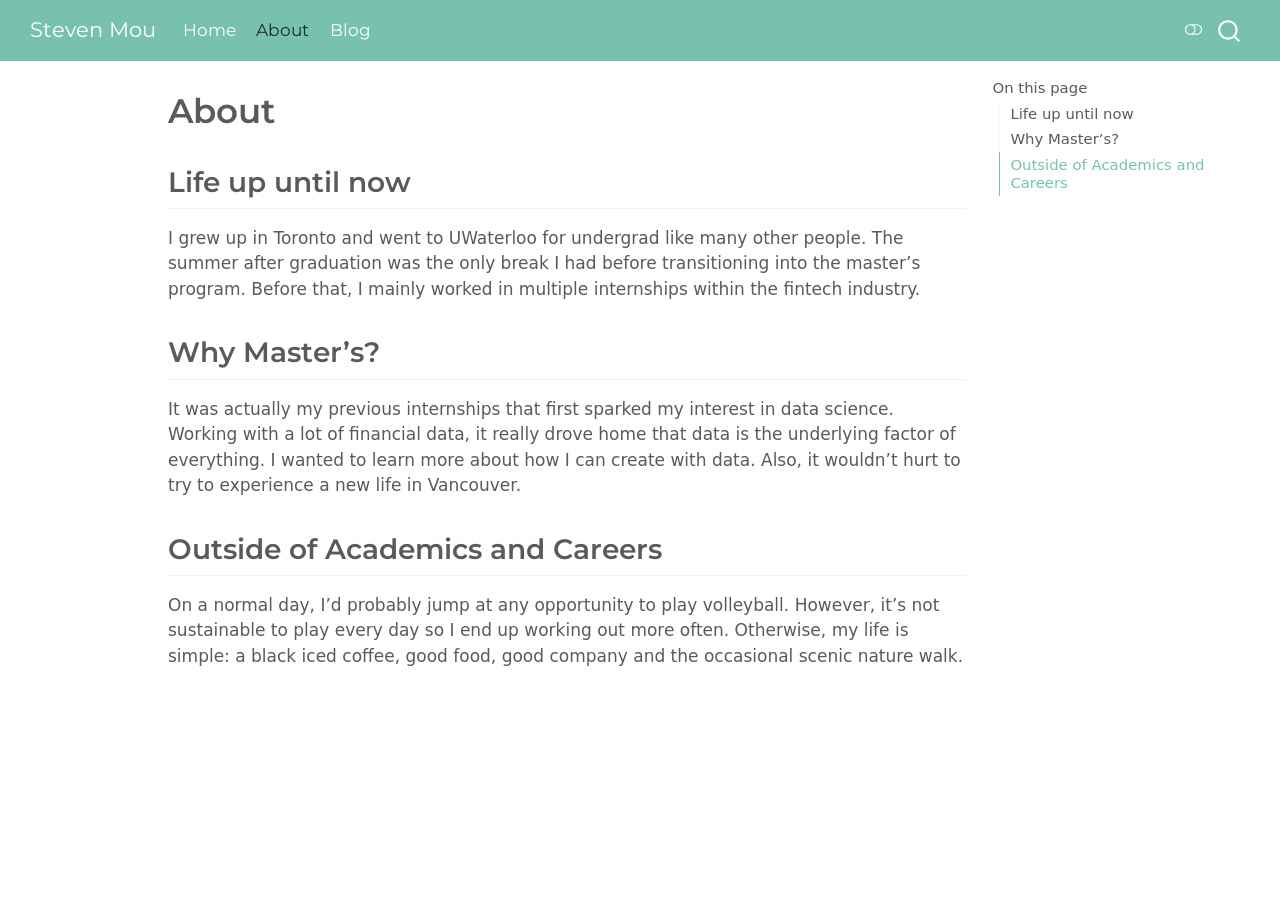
<file: docs/about.html>
<!DOCTYPE html>
<html xmlns="http://www.w3.org/1999/xhtml" lang="en" xml:lang="en"><head>

<meta charset="utf-8">
<meta name="generator" content="quarto-1.10.18">

<meta name="viewport" content="width=device-width, initial-scale=1.0, user-scalable=yes">


<title>About – Steven Mou</title>
<style>
/* Default styles provided by pandoc.
** See https://pandoc.org/MANUAL.html#variables-for-html for config info.
*/
span.smallcaps{font-variant: small-caps;}
div.columns{display: flex; gap: 1.5em;}
div.column{flex: auto;}
@media screen {
div.columns{gap: min(4vw, 1.5em);}
div.column{overflow-x: auto;}
}
div.hanging-indent{margin-left: 1.5em; text-indent: -1.5em;}
ul.task-list{list-style: none;}
ul.task-list li input[type="checkbox"] {
  width: 0.8em;
  margin: 0 0.8em 0.2em -1em; /* quarto-specific, see https://github.com/quarto-dev/quarto-cli/issues/4556 */ 
  vertical-align: middle;
}
</style>


<script src="site_libs/quarto-nav/quarto-nav.js"></script>
<script src="site_libs/quarto-nav/headroom.min.js"></script>
<script src="site_libs/clipboard/clipboard.min.js"></script>
<script src="site_libs/quarto-search/autocomplete.umd.js"></script>
<script src="site_libs/quarto-search/fuse.min.js"></script>
<script src="site_libs/quarto-search/quarto-search.js"></script>
<meta name="quarto:offset" content="./">
<script src="site_libs/quarto-html/quarto.js" type="module"></script>
<script src="site_libs/quarto-html/tabsets/tabsets.js" type="module"></script>
<script src="site_libs/quarto-html/popper.min.js"></script>
<script src="site_libs/quarto-html/tippy.umd.min.js"></script>
<script src="site_libs/quarto-html/anchor.min.js"></script>
<link href="site_libs/quarto-html/tippy.css" rel="stylesheet">
<link href="site_libs/quarto-html/quarto-syntax-highlighting-64a204ab8560d761af7679ceaba22944.css" rel="stylesheet" class="quarto-color-scheme" id="quarto-text-highlighting-styles">
<link href="site_libs/quarto-html/quarto-syntax-highlighting-dark-b85bc7c33db8c58e0ec93c3465666fed.css" rel="stylesheet" class="quarto-color-scheme quarto-color-alternate" id="quarto-text-highlighting-styles">
<link href="site_libs/quarto-html/quarto-syntax-highlighting-64a204ab8560d761af7679ceaba22944.css" rel="stylesheet" class="quarto-color-scheme-extra" id="quarto-text-highlighting-styles">
<script src="site_libs/bootstrap/bootstrap.min.js"></script>
<link href="site_libs/bootstrap/bootstrap-icons.css" rel="stylesheet">
<link href="site_libs/bootstrap/bootstrap-496a71ca20b0deb91189619ea2a1a39c.min.css" rel="stylesheet" append-hash="true" class="quarto-color-scheme" id="quarto-bootstrap" data-mode="light">
<link href="site_libs/bootstrap/bootstrap-dark-f66171e334d55a94542fbdda1596c491.min.css" rel="stylesheet" append-hash="true" class="quarto-color-scheme quarto-color-alternate" id="quarto-bootstrap" data-mode="dark">
<link href="site_libs/bootstrap/bootstrap-496a71ca20b0deb91189619ea2a1a39c.min.css" rel="stylesheet" append-hash="true" class="quarto-color-scheme-extra" id="quarto-bootstrap" data-mode="light">
<script id="quarto-search-options" type="application/json">{
  "location": "navbar",
  "copy-button": false,
  "collapse-after": 3,
  "panel-placement": "end",
  "type": "overlay",
  "limit": 50,
  "keyboard-shortcut": [
    "f",
    "/",
    "s"
  ],
  "show-item-context": false,
  "language": {
    "search-no-results-text": "No results",
    "search-matching-documents-text": "matching documents",
    "search-copy-link-title": "Copy link to search",
    "search-hide-matches-text": "Hide additional matches",
    "search-more-match-text": "more match in this document",
    "search-more-matches-text": "more matches in this document",
    "search-clear-button-title": "Clear",
    "search-text-placeholder": "",
    "search-detached-cancel-button-title": "Cancel",
    "search-submit-button-title": "Submit",
    "search-label": "Search"
  }
}</script>


<link rel="stylesheet" href="styles.css">
</head>

<body class="nav-fixed quarto-light"><script id="quarto-html-before-body" type="application/javascript">
    const toggleBodyColorMode = (bsSheetEl) => {
      const mode = bsSheetEl.getAttribute("data-mode");
      const bodyEl = window.document.querySelector("body");
      if (mode === "dark") {
        bodyEl.classList.add("quarto-dark");
        bodyEl.classList.remove("quarto-light");
      } else {
        bodyEl.classList.add("quarto-light");
        bodyEl.classList.remove("quarto-dark");
      }
    }
    const toggleBodyColorPrimary = () => {
      const bsSheetEl = window.document.querySelector("link#quarto-bootstrap:not([rel=disabled-stylesheet])");
      if (bsSheetEl) {
        toggleBodyColorMode(bsSheetEl);
      }
    }
    const setColorSchemeToggle = (alternate) => {
      const toggles = window.document.querySelectorAll('.quarto-color-scheme-toggle');
      for (let i=0; i < toggles.length; i++) {
        const toggle = toggles[i];
        if (toggle) {
          if (alternate) {
            toggle.classList.add("alternate");
          } else {
            toggle.classList.remove("alternate");
          }
        }
      }
    };
    const toggleColorMode = (alternate) => {
      // Switch the stylesheets
      const primaryStylesheets = window.document.querySelectorAll('link.quarto-color-scheme:not(.quarto-color-alternate)');
      const alternateStylesheets = window.document.querySelectorAll('link.quarto-color-scheme.quarto-color-alternate');
      manageTransitions('#quarto-margin-sidebar .nav-link', false);
      if (alternate) {
        // note: dark is layered on light, we don't disable primary!
        enableStylesheet(alternateStylesheets);
        for (const sheetNode of alternateStylesheets) {
          if (sheetNode.id === "quarto-bootstrap") {
            toggleBodyColorMode(sheetNode);
          }
        }
      } else {
        disableStylesheet(alternateStylesheets);
        enableStylesheet(primaryStylesheets)
        toggleBodyColorPrimary();
      }
      manageTransitions('#quarto-margin-sidebar .nav-link', true);
      // Switch the toggles
      setColorSchemeToggle(alternate)
      // Hack to workaround the fact that safari doesn't
      // properly recolor the scrollbar when toggling (#1455)
      if (navigator.userAgent.indexOf('Safari') > 0 && navigator.userAgent.indexOf('Chrome') == -1) {
        manageTransitions("body", false);
        window.scrollTo(0, 1);
        setTimeout(() => {
          window.scrollTo(0, 0);
          manageTransitions("body", true);
        }, 40);
      }
    }
    const disableStylesheet = (stylesheets) => {
      for (let i=0; i < stylesheets.length; i++) {
        const stylesheet = stylesheets[i];
        stylesheet.rel = 'disabled-stylesheet';
      }
    }
    const enableStylesheet = (stylesheets) => {
      for (let i=0; i < stylesheets.length; i++) {
        const stylesheet = stylesheets[i];
        if(stylesheet.rel !== 'stylesheet') { // for Chrome, which will still FOUC without this check
          stylesheet.rel = 'stylesheet';
        }
      }
    }
    const manageTransitions = (selector, allowTransitions) => {
      const els = window.document.querySelectorAll(selector);
      for (let i=0; i < els.length; i++) {
        const el = els[i];
        if (allowTransitions) {
          el.classList.remove('notransition');
        } else {
          el.classList.add('notransition');
        }
      }
    }
    const isFileUrl = () => {
      return window.location.protocol === 'file:';
    }
    const hasAlternateSentinel = () => {
      let styleSentinel = getColorSchemeSentinel();
      if (styleSentinel !== null) {
        return styleSentinel === "alternate";
      } else {
        return false;
      }
    }
    const setStyleSentinel = (alternate) => {
      const value = alternate ? "alternate" : "default";
      if (!isFileUrl()) {
        window.localStorage.setItem("quarto-color-scheme", value);
      } else {
        localAlternateSentinel = value;
      }
    }
    const getColorSchemeSentinel = () => {
      if (!isFileUrl()) {
        const storageValue = window.localStorage.getItem("quarto-color-scheme");
        return storageValue != null ? storageValue : localAlternateSentinel;
      } else {
        return localAlternateSentinel;
      }
    }
    const toggleGiscusIfUsed = (isAlternate, darkModeDefault) => {
      const baseTheme = document.querySelector('#giscus-base-theme')?.value ?? 'light';
      const alternateTheme = document.querySelector('#giscus-alt-theme')?.value ?? 'dark';
      let newTheme = '';
      if(authorPrefersDark) {
        newTheme = isAlternate ? baseTheme : alternateTheme;
      } else {
        newTheme = isAlternate ? alternateTheme : baseTheme;
      }
      const changeGiscusTheme = () => {
        // From: https://github.com/giscus/giscus/issues/336
        const sendMessage = (message) => {
          const iframe = document.querySelector('iframe.giscus-frame');
          if (!iframe) return;
          iframe.contentWindow.postMessage({ giscus: message }, 'https://giscus.app');
        }
        sendMessage({
          setConfig: {
            theme: newTheme
          }
        });
      }
      const isGiscussLoaded = window.document.querySelector('iframe.giscus-frame') !== null;
      if (isGiscussLoaded) {
        changeGiscusTheme();
      }
    };
    const authorPrefersDark = false;
    const darkModeDefault = authorPrefersDark;
      document.querySelector('link#quarto-text-highlighting-styles.quarto-color-scheme-extra').rel = 'disabled-stylesheet';
      document.querySelector('link#quarto-bootstrap.quarto-color-scheme-extra').rel = 'disabled-stylesheet';
    let localAlternateSentinel = darkModeDefault ? 'alternate' : 'default';
    // Dark / light mode switch
    window.quartoToggleColorScheme = () => {
      // Read the current dark / light value
      let toAlternate = !hasAlternateSentinel();
      toggleColorMode(toAlternate);
      setStyleSentinel(toAlternate);
      toggleGiscusIfUsed(toAlternate, darkModeDefault);
      window.dispatchEvent(new Event('resize'));
    };
    // Switch to dark mode if need be
    if (hasAlternateSentinel()) {
      toggleColorMode(true);
    } else {
      toggleColorMode(false);
    }
  </script>

<div id="quarto-search-results"></div>
  <header id="quarto-header" class="headroom fixed-top">
    <nav class="navbar navbar-expand-lg " data-bs-theme="dark">
      <div class="navbar-container container-fluid">
      <div class="navbar-brand-container mx-auto">
    <a class="navbar-brand" href="./index.html">
    <span class="navbar-title">Steven Mou</span>
    </a>
  </div>
            <div id="quarto-search" class="" title="Search"></div>
          <button class="navbar-toggler" type="button" data-bs-toggle="collapse" data-bs-target="#navbarCollapse" aria-controls="navbarCollapse" role="menu" aria-expanded="false" aria-label="Toggle navigation" onclick="if (window.quartoToggleHeadroom) { window.quartoToggleHeadroom(); }">
  <span class="navbar-toggler-icon"></span>
</button>
          <div class="collapse navbar-collapse" id="navbarCollapse">
            <ul class="navbar-nav navbar-nav-scroll me-auto">
  <li class="nav-item">
    <a class="nav-link" href="./index.html"> 
<span class="menu-text">Home</span></a>
  </li>  
  <li class="nav-item">
    <a class="nav-link active" href="./about.html" aria-current="page"> 
<span class="menu-text">About</span></a>
  </li>  
  <li class="nav-item">
    <a class="nav-link" href="./blog.html"> 
<span class="menu-text">Blog</span></a>
  </li>  
</ul>
          </div> <!-- /navcollapse -->
            <div class="quarto-navbar-tools">
  <a href="" class="quarto-color-scheme-toggle quarto-navigation-tool  px-1" onclick="window.quartoToggleColorScheme(); return false;" title="Toggle dark mode"><i class="bi"></i></a>
</div>
      </div> <!-- /container-fluid -->
    </nav>
</header>
<!-- content -->
<div id="quarto-content" class="quarto-container page-columns page-rows-contents page-layout-article page-navbar">
<!-- sidebar -->
<!-- margin-sidebar -->
    <div id="quarto-margin-sidebar" class="sidebar margin-sidebar">
        <nav id="TOC" role="doc-toc" class="toc-active">
    <h2 id="toc-title">On this page</h2>
   
  <ul>
  <li><a href="#life-up-until-now" id="toc-life-up-until-now" class="nav-link active" data-scroll-target="#life-up-until-now">Life up until now</a></li>
  <li><a href="#why-masters" id="toc-why-masters" class="nav-link" data-scroll-target="#why-masters">Why Master’s?</a></li>
  <li><a href="#outside-of-academics-and-careers" id="toc-outside-of-academics-and-careers" class="nav-link" data-scroll-target="#outside-of-academics-and-careers">Outside of Academics and Careers</a></li>
  </ul>
</nav>
    </div>
<!-- main -->
<main class="content" id="quarto-document-content">


<header id="title-block-header" class="quarto-title-block default">
<div class="quarto-title">
<h1 class="title">About</h1>
</div>



<div class="quarto-title-meta">

    
  
    
  </div>
  


</header>


<p></p>
<section id="life-up-until-now" class="level2">
<h2 class="anchored" data-anchor-id="life-up-until-now">Life up until now</h2>
<p>I grew up in Toronto and went to UWaterloo for undergrad like many other people. The summer after graduation was the only break I had before transitioning into the master’s program. Before that, I mainly worked in multiple internships within the fintech industry.</p>
</section>
<section id="why-masters" class="level2">
<h2 class="anchored" data-anchor-id="why-masters">Why Master’s?</h2>
<p>It was actually my previous internships that first sparked my interest in data science. Working with a lot of financial data, it really drove home that data is the underlying factor of everything. I wanted to learn more about how I can create with data. Also, it wouldn’t hurt to try to experience a new life in Vancouver.</p>
</section>
<section id="outside-of-academics-and-careers" class="level2">
<h2 class="anchored" data-anchor-id="outside-of-academics-and-careers">Outside of Academics and Careers</h2>
<p>On a normal day, I’d probably jump at any opportunity to play volleyball. However, it’s not sustainable to play every day so I end up working out more often. Otherwise, my life is simple: a black iced coffee, good food, good company and the occasional scenic nature walk.</p>


</section>

</main> <!-- /main -->
<script id="quarto-html-after-body" type="application/javascript">
  window.document.addEventListener("DOMContentLoaded", function (event) {
    // Ensure there is a toggle, if there isn't float one in the top right
    if (window.document.querySelector('.quarto-color-scheme-toggle') === null) {
      const a = window.document.createElement('a');
      a.classList.add('top-right');
      a.classList.add('quarto-color-scheme-toggle');
      a.href = "";
      a.onclick = function() { try { window.quartoToggleColorScheme(); } catch {} return false; };
      const i = window.document.createElement("i");
      i.classList.add('bi');
      a.appendChild(i);
      window.document.body.appendChild(a);
    }
    setColorSchemeToggle(hasAlternateSentinel())
    const icon = "";
    const anchorJS = new window.AnchorJS();
    anchorJS.options = {
      placement: 'right',
      icon: icon
    };
    anchorJS.add('.anchored');
    const isCodeAnnotation = (el) => {
      for (const clz of el.classList) {
        if (clz.startsWith('code-annotation-')) {                     
          return true;
        }
      }
      return false;
    }
    const onCopySuccess = function(e) {
      // button target
      const button = e.trigger;
      // don't keep focus
      button.blur();
      // flash "checked"
      button.classList.add('code-copy-button-checked');
      var currentTitle = button.getAttribute("title");
      button.setAttribute("title", "Copied!");
      let tooltip;
      if (window.bootstrap) {
        button.setAttribute("data-bs-toggle", "tooltip");
        button.setAttribute("data-bs-placement", "left");
        button.setAttribute("data-bs-title", "Copied!");
        tooltip = new bootstrap.Tooltip(button, 
          { trigger: "manual", 
            customClass: "code-copy-button-tooltip",
            offset: [0, -8]});
        tooltip.show();    
      }
      setTimeout(function() {
        if (tooltip) {
          tooltip.hide();
          button.removeAttribute("data-bs-title");
          button.removeAttribute("data-bs-toggle");
          button.removeAttribute("data-bs-placement");
        }
        button.setAttribute("title", currentTitle);
        button.classList.remove('code-copy-button-checked');
      }, 1000);
      // clear code selection
      e.clearSelection();
    }
    const getTextToCopy = function(trigger) {
      const outerScaffold = trigger.parentElement.cloneNode(true);
      const codeEl = outerScaffold.querySelector('code');
      for (const childEl of codeEl.children) {
        if (isCodeAnnotation(childEl)) {
          childEl.remove();
        }
      }
      return codeEl.innerText;
    }
    const clipboard = new window.ClipboardJS('.code-copy-button:not([data-in-quarto-modal])', {
      text: getTextToCopy
    });
    clipboard.on('success', onCopySuccess);
    if (window.document.getElementById('quarto-embedded-source-code-modal')) {
      const clipboardModal = new window.ClipboardJS('.code-copy-button[data-in-quarto-modal]', {
        text: getTextToCopy,
        container: window.document.getElementById('quarto-embedded-source-code-modal')
      });
      clipboardModal.on('success', onCopySuccess);
    }
      var localhostRegex = new RegExp(/^(?:http|https):\/\/localhost\:?[0-9]*\//);
      var mailtoRegex = new RegExp(/^mailto:/);
        var filterRegex = new RegExp('/' + window.location.host + '/');
      var isInternal = (href) => {
          return filterRegex.test(href) || localhostRegex.test(href) || mailtoRegex.test(href);
      }
      // Inspect non-navigation links and adorn them if external
     var links = window.document.querySelectorAll('a[href]:not(.nav-link):not(.navbar-brand):not(.toc-action):not(.sidebar-link):not(.sidebar-item-toggle):not(.pagination-link):not(.no-external):not([aria-hidden]):not(.dropdown-item):not(.quarto-navigation-tool):not(.about-link)');
      for (var i=0; i<links.length; i++) {
        const link = links[i];
        if (!isInternal(link.href)) {
          // undo the damage that might have been done by quarto-nav.js in the case of
          // links that we want to consider external
          if (link.dataset.originalHref !== undefined) {
            link.href = link.dataset.originalHref;
          }
        }
      }
    function tippyHover(el, contentFn, onTriggerFn, onUntriggerFn) {
      const config = {
        allowHTML: true,
        maxWidth: 500,
        delay: 100,
        arrow: false,
        appendTo: function(el) {
            return el.parentElement;
        },
        interactive: true,
        interactiveBorder: 10,
        theme: 'quarto',
        placement: 'bottom-start',
      };
      if (contentFn) {
        config.content = contentFn;
      }
      if (onTriggerFn) {
        config.onTrigger = onTriggerFn;
      }
      if (onUntriggerFn) {
        config.onUntrigger = onUntriggerFn;
      }
      window.tippy(el, config); 
    }
    const noterefs = window.document.querySelectorAll('a[role="doc-noteref"]');
    for (var i=0; i<noterefs.length; i++) {
      const ref = noterefs[i];
      tippyHover(ref, function() {
        // use id or data attribute instead here
        let href = ref.getAttribute('data-footnote-href') || ref.getAttribute('href');
        try { href = new URL(href).hash; } catch {}
        const id = href.replace(/^#\/?/, "");
        const note = window.document.getElementById(id);
        if (note) {
          return note.innerHTML;
        } else {
          return "";
        }
      });
    }
    const xrefs = window.document.querySelectorAll('a.quarto-xref');
    const processXRef = (id, note) => {
      // Strip column container classes
      const stripColumnClz = (el) => {
        el.classList.remove("page-full", "page-columns");
        if (el.children) {
          for (const child of el.children) {
            stripColumnClz(child);
          }
        }
      }
      stripColumnClz(note)
      if (id === null || id.startsWith('sec-')) {
        // Special case sections, only their first couple elements
        const container = document.createElement("div");
        if (note.children && note.children.length > 2) {
          container.appendChild(note.children[0].cloneNode(true));
          for (let i = 1; i < note.children.length; i++) {
            const child = note.children[i];
            if (child.tagName === "P" && child.innerText === "") {
              continue;
            } else {
              container.appendChild(child.cloneNode(true));
              break;
            }
          }
          if (window.Quarto?.typesetMath) {
            window.Quarto.typesetMath(container);
          }
          return container.innerHTML
        } else {
          if (window.Quarto?.typesetMath) {
            window.Quarto.typesetMath(note);
          }
          return note.innerHTML;
        }
      } else {
        // Remove any anchor links if they are present
        const anchorLink = note.querySelector('a.anchorjs-link');
        if (anchorLink) {
          anchorLink.remove();
        }
        if (window.Quarto?.typesetMath) {
          window.Quarto.typesetMath(note);
        }
        if (note.classList.contains("callout")) {
          return note.outerHTML;
        } else {
          return note.innerHTML;
        }
      }
    }
    for (var i=0; i<xrefs.length; i++) {
      const xref = xrefs[i];
      tippyHover(xref, undefined, function(instance) {
        instance.disable();
        let url = xref.getAttribute('href');
        let hash = undefined; 
        if (url.startsWith('#')) {
          hash = url;
        } else {
          try { hash = new URL(url).hash; } catch {}
        }
        if (hash) {
          const id = hash.replace(/^#\/?/, "");
          const note = window.document.getElementById(id);
          if (note !== null) {
            try {
              const html = processXRef(id, note.cloneNode(true));
              instance.setContent(html);
            } finally {
              instance.enable();
              instance.show();
            }
          } else {
            // See if we can fetch this
            fetch(url.split('#')[0])
            .then(res => res.text())
            .then(html => {
              const parser = new DOMParser();
              const htmlDoc = parser.parseFromString(html, "text/html");
              const note = htmlDoc.getElementById(id);
              if (note !== null) {
                const html = processXRef(id, note);
                instance.setContent(html);
              } 
            }).finally(() => {
              instance.enable();
              instance.show();
            });
          }
        } else {
          // See if we can fetch a full url (with no hash to target)
          // This is a special case and we should probably do some content thinning / targeting
          fetch(url)
          .then(res => res.text())
          .then(html => {
            const parser = new DOMParser();
            const htmlDoc = parser.parseFromString(html, "text/html");
            const note = htmlDoc.querySelector('main.content');
            if (note !== null) {
              // This should only happen for chapter cross references
              // (since there is no id in the URL)
              // remove the first header
              if (note.children.length > 0 && note.children[0].tagName === "HEADER") {
                note.children[0].remove();
              }
              const html = processXRef(null, note);
              instance.setContent(html);
            } 
          }).finally(() => {
            instance.enable();
            instance.show();
          });
        }
      }, function(instance) {
      });
    }
        let selectedAnnoteEl;
        const selectorForAnnotation = ( cell, annotation) => {
          let cellAttr = 'data-code-cell="' + cell + '"';
          let lineAttr = 'data-code-annotation="' +  annotation + '"';
          const selector = 'span[' + cellAttr + '][' + lineAttr + ']';
          return selector;
        }
        const selectCodeLines = (annoteEl) => {
          const doc = window.document;
          const targetCell = annoteEl.getAttribute("data-target-cell");
          const targetAnnotation = annoteEl.getAttribute("data-target-annotation");
          const annoteSpan = window.document.querySelector(selectorForAnnotation(targetCell, targetAnnotation));
          const lines = annoteSpan.getAttribute("data-code-lines").split(",");
          const lineIds = lines.map((line) => {
            return targetCell + "-" + line;
          })
          let top = null;
          let height = null;
          let parent = null;
          if (lineIds.length > 0) {
              //compute the position of the single el (top and bottom and make a div)
              const el = window.document.getElementById(lineIds[0]);
              top = el.offsetTop;
              height = el.offsetHeight;
              parent = el.parentElement.parentElement;
            if (lineIds.length > 1) {
              const lastEl = window.document.getElementById(lineIds[lineIds.length - 1]);
              const bottom = lastEl.offsetTop + lastEl.offsetHeight;
              height = bottom - top;
            }
            if (top !== null && height !== null && parent !== null) {
              // cook up a div (if necessary) and position it 
              let div = window.document.getElementById("code-annotation-line-highlight");
              if (div === null) {
                div = window.document.createElement("div");
                div.setAttribute("id", "code-annotation-line-highlight");
                div.style.position = 'absolute';
                parent.appendChild(div);
              }
              div.style.top = top - 2 + "px";
              div.style.height = height + 4 + "px";
              div.style.left = 0;
              let gutterDiv = window.document.getElementById("code-annotation-line-highlight-gutter");
              if (gutterDiv === null) {
                gutterDiv = window.document.createElement("div");
                gutterDiv.setAttribute("id", "code-annotation-line-highlight-gutter");
                gutterDiv.style.position = 'absolute';
                const codeCell = window.document.getElementById(targetCell);
                const gutter = codeCell.querySelector('.code-annotation-gutter');
                gutter.appendChild(gutterDiv);
              }
              gutterDiv.style.top = top - 2 + "px";
              gutterDiv.style.height = height + 4 + "px";
            }
            selectedAnnoteEl = annoteEl;
          }
        };
        const unselectCodeLines = () => {
          const elementsIds = ["code-annotation-line-highlight", "code-annotation-line-highlight-gutter"];
          elementsIds.forEach((elId) => {
            const div = window.document.getElementById(elId);
            if (div) {
              div.remove();
            }
          });
          selectedAnnoteEl = undefined;
        };
          // Handle positioning of the toggle
      window.addEventListener(
        "resize",
        throttle(() => {
          elRect = undefined;
          if (selectedAnnoteEl) {
            selectCodeLines(selectedAnnoteEl);
          }
        }, 10)
      );
      function throttle(fn, ms) {
      let throttle = false;
      let timer;
        return (...args) => {
          if(!throttle) { // first call gets through
              fn.apply(this, args);
              throttle = true;
          } else { // all the others get throttled
              if(timer) clearTimeout(timer); // cancel #2
              timer = setTimeout(() => {
                fn.apply(this, args);
                timer = throttle = false;
              }, ms);
          }
        };
      }
        // Attach click handler to the DT
        const annoteDls = window.document.querySelectorAll('dt[data-target-cell]');
        for (const annoteDlNode of annoteDls) {
          annoteDlNode.addEventListener('click', (event) => {
            const clickedEl = event.target;
            if (clickedEl !== selectedAnnoteEl) {
              unselectCodeLines();
              const activeEl = window.document.querySelector('dt[data-target-cell].code-annotation-active');
              if (activeEl) {
                activeEl.classList.remove('code-annotation-active');
              }
              selectCodeLines(clickedEl);
              clickedEl.classList.add('code-annotation-active');
            } else {
              // Unselect the line
              unselectCodeLines();
              clickedEl.classList.remove('code-annotation-active');
            }
          });
        }
    const findCites = (el) => {
      const parentEl = el.parentElement;
      if (parentEl) {
        const cites = parentEl.dataset.cites;
        if (cites) {
          return {
            el,
            cites: cites.split(' ')
          };
        } else {
          return findCites(el.parentElement)
        }
      } else {
        return undefined;
      }
    };
    var bibliorefs = window.document.querySelectorAll('a[role="doc-biblioref"]');
    for (var i=0; i<bibliorefs.length; i++) {
      const ref = bibliorefs[i];
      const citeInfo = findCites(ref);
      if (citeInfo) {
        tippyHover(citeInfo.el, function() {
          var popup = window.document.createElement('div');
          citeInfo.cites.forEach(function(cite) {
            var citeDiv = window.document.createElement('div');
            citeDiv.classList.add('hanging-indent');
            citeDiv.classList.add('csl-entry');
            var biblioDiv = window.document.getElementById('ref-' + cite);
            if (biblioDiv) {
              citeDiv.innerHTML = biblioDiv.innerHTML;
            }
            popup.appendChild(citeDiv);
          });
          return popup.innerHTML;
        });
      }
    }
  });
  </script>
</div> <!-- /content -->




</body></html>
</file>
<file: docs/site_libs/quarto-html/tippy.css>
.tippy-box[data-animation=fade][data-state=hidden]{opacity:0}[data-tippy-root]{max-width:calc(100vw - 10px)}.tippy-box{position:relative;background-color:#333;color:#fff;border-radius:4px;font-size:14px;line-height:1.4;white-space:normal;outline:0;transition-property:transform,visibility,opacity}.tippy-box[data-placement^=top]>.tippy-arrow{bottom:0}.tippy-box[data-placement^=top]>.tippy-arrow:before{bottom:-7px;left:0;border-width:8px 8px 0;border-top-color:initial;transform-origin:center top}.tippy-box[data-placement^=bottom]>.tippy-arrow{top:0}.tippy-box[data-placement^=bottom]>.tippy-arrow:before{top:-7px;left:0;border-width:0 8px 8px;border-bottom-color:initial;transform-origin:center bottom}.tippy-box[data-placement^=left]>.tippy-arrow{right:0}.tippy-box[data-placement^=left]>.tippy-arrow:before{border-width:8px 0 8px 8px;border-left-color:initial;right:-7px;transform-origin:center left}.tippy-box[data-placement^=right]>.tippy-arrow{left:0}.tippy-box[data-placement^=right]>.tippy-arrow:before{left:-7px;border-width:8px 8px 8px 0;border-right-color:initial;transform-origin:center right}.tippy-box[data-inertia][data-state=visible]{transition-timing-function:cubic-bezier(.54,1.5,.38,1.11)}.tippy-arrow{width:16px;height:16px;color:#333}.tippy-arrow:before{content:"";position:absolute;border-color:transparent;border-style:solid}.tippy-content{position:relative;padding:5px 9px;z-index:1}
</file>
<file: docs/site_libs/quarto-html/quarto-syntax-highlighting-64a204ab8560d761af7679ceaba22944.css>
/* quarto syntax highlight colors */
:root {
  --quarto-hl-ot-color: #003B4F;
  --quarto-hl-at-color: #657422;
  --quarto-hl-ss-color: #20794D;
  --quarto-hl-an-color: #5E5E5E;
  --quarto-hl-fu-color: #4758AB;
  --quarto-hl-st-color: #20794D;
  --quarto-hl-cf-color: #003B4F;
  --quarto-hl-op-color: #5E5E5E;
  --quarto-hl-er-color: #AD0000;
  --quarto-hl-bn-color: #AD0000;
  --quarto-hl-al-color: #AD0000;
  --quarto-hl-va-color: #111111;
  --quarto-hl-bu-color: inherit;
  --quarto-hl-ex-color: inherit;
  --quarto-hl-pp-color: #AD0000;
  --quarto-hl-in-color: #5E5E5E;
  --quarto-hl-vs-color: #20794D;
  --quarto-hl-wa-color: #5E5E5E;
  --quarto-hl-do-color: #5E5E5E;
  --quarto-hl-im-color: #00769E;
  --quarto-hl-ch-color: #20794D;
  --quarto-hl-dt-color: #AD0000;
  --quarto-hl-fl-color: #AD0000;
  --quarto-hl-co-color: #5E5E5E;
  --quarto-hl-cv-color: #5E5E5E;
  --quarto-hl-cn-color: #8f5902;
  --quarto-hl-sc-color: #5E5E5E;
  --quarto-hl-dv-color: #AD0000;
  --quarto-hl-kw-color: #003B4F;
}

/* other quarto variables */
:root {
  --quarto-font-monospace: SFMono-Regular, Menlo, Monaco, Consolas, "Liberation Mono", "Courier New", monospace;
}

/* syntax highlight based on Pandoc's rules */
pre > code.sourceCode > span {
  color: #003B4F;
}

code.sourceCode > span {
  color: #003B4F;
}

div.sourceCode,
div.sourceCode pre.sourceCode {
  color: #003B4F;
}

/* Normal */
code span {
  color: #003B4F;
}

/* Alert */
code span.al {
  color: #AD0000;
  font-style: inherit;
}

/* Annotation */
code span.an {
  color: #5E5E5E;
  font-style: inherit;
}

/* Attribute */
code span.at {
  color: #657422;
  font-style: inherit;
}

/* BaseN */
code span.bn {
  color: #AD0000;
  font-style: inherit;
}

/* BuiltIn */
code span.bu {
  font-style: inherit;
}

/* ControlFlow */
code span.cf {
  color: #003B4F;
  font-weight: bold;
  font-style: inherit;
}

/* Char */
code span.ch {
  color: #20794D;
  font-style: inherit;
}

/* Constant */
code span.cn {
  color: #8f5902;
  font-style: inherit;
}

/* Comment */
code span.co {
  color: #5E5E5E;
  font-style: inherit;
}

/* CommentVar */
code span.cv {
  color: #5E5E5E;
  font-style: italic;
}

/* Documentation */
code span.do {
  color: #5E5E5E;
  font-style: italic;
}

/* DataType */
code span.dt {
  color: #AD0000;
  font-style: inherit;
}

/* DecVal */
code span.dv {
  color: #AD0000;
  font-style: inherit;
}

/* Error */
code span.er {
  color: #AD0000;
  font-style: inherit;
}

/* Extension */
code span.ex {
  font-style: inherit;
}

/* Float */
code span.fl {
  color: #AD0000;
  font-style: inherit;
}

/* Function */
code span.fu {
  color: #4758AB;
  font-style: inherit;
}

/* Import */
code span.im {
  color: #00769E;
  font-style: inherit;
}

/* Information */
code span.in {
  color: #5E5E5E;
  font-style: inherit;
}

/* Keyword */
code span.kw {
  color: #003B4F;
  font-weight: bold;
  font-style: inherit;
}

/* Operator */
code span.op {
  color: #5E5E5E;
  font-style: inherit;
}

/* Other */
code span.ot {
  color: #003B4F;
  font-style: inherit;
}

/* Preprocessor */
code span.pp {
  color: #AD0000;
  font-style: inherit;
}

/* SpecialChar */
code span.sc {
  color: #5E5E5E;
  font-style: inherit;
}

/* SpecialString */
code span.ss {
  color: #20794D;
  font-style: inherit;
}

/* String */
code span.st {
  color: #20794D;
  font-style: inherit;
}

/* Variable */
code span.va {
  color: #111111;
  font-style: inherit;
}

/* VerbatimString */
code span.vs {
  color: #20794D;
  font-style: inherit;
}

/* Warning */
code span.wa {
  color: #5E5E5E;
  font-style: italic;
}

.prevent-inlining {
  content: "</";
}

/*# sourceMappingURL=9d8d5bb603a83b8298b89080a598c93b.css.map */
</file>
<file: docs/site_libs/quarto-html/quarto-syntax-highlighting-dark-b85bc7c33db8c58e0ec93c3465666fed.css>
/* quarto syntax highlight colors */
:root {
  --quarto-hl-al-color: #f07178;
  --quarto-hl-an-color: #d4d0ab;
  --quarto-hl-at-color: #00e0e0;
  --quarto-hl-bn-color: #d4d0ab;
  --quarto-hl-bu-color: #abe338;
  --quarto-hl-ch-color: #abe338;
  --quarto-hl-co-color: #f8f8f2;
  --quarto-hl-cv-color: #ffd700;
  --quarto-hl-cn-color: #ffd700;
  --quarto-hl-cf-color: #ffa07a;
  --quarto-hl-dt-color: #ffa07a;
  --quarto-hl-dv-color: #d4d0ab;
  --quarto-hl-do-color: #f8f8f2;
  --quarto-hl-er-color: #f07178;
  --quarto-hl-ex-color: #00e0e0;
  --quarto-hl-fl-color: #d4d0ab;
  --quarto-hl-fu-color: #ffa07a;
  --quarto-hl-im-color: #abe338;
  --quarto-hl-in-color: #d4d0ab;
  --quarto-hl-kw-color: #ffa07a;
  --quarto-hl-op-color: #ffa07a;
  --quarto-hl-ot-color: #00e0e0;
  --quarto-hl-pp-color: #dcc6e0;
  --quarto-hl-re-color: #00e0e0;
  --quarto-hl-sc-color: #abe338;
  --quarto-hl-ss-color: #abe338;
  --quarto-hl-st-color: #abe338;
  --quarto-hl-va-color: #00e0e0;
  --quarto-hl-vs-color: #abe338;
  --quarto-hl-wa-color: #dcc6e0;
}

/* other quarto variables */
:root {
  --quarto-font-monospace: SFMono-Regular, Menlo, Monaco, Consolas, "Liberation Mono", "Courier New", monospace;
}

/* syntax highlight based on Pandoc's rules */
pre > code.sourceCode > span {
  color: #f8f8f2;
}

code.sourceCode > span {
  color: #f8f8f2;
}

div.sourceCode,
div.sourceCode pre.sourceCode {
  color: #f8f8f2;
}

/* Normal */
code span {
  color: #f8f8f2;
}

/* Alert */
code span.al {
  color: #f07178;
}

/* Annotation */
code span.an {
  color: #d4d0ab;
}

/* Attribute */
code span.at {
  color: #00e0e0;
}

/* BaseN */
code span.bn {
  color: #d4d0ab;
}

/* BuiltIn */
code span.bu {
  color: #abe338;
}

/* ControlFlow */
code span.cf {
  font-weight: bold;
  color: #ffa07a;
}

/* Char */
code span.ch {
  color: #abe338;
}

/* Constant */
code span.cn {
  color: #ffd700;
}

/* Comment */
code span.co {
  font-style: italic;
  color: #f8f8f2;
}

/* CommentVar */
code span.cv {
  color: #ffd700;
}

/* Documentation */
code span.do {
  color: #f8f8f2;
}

/* DataType */
code span.dt {
  color: #ffa07a;
}

/* DecVal */
code span.dv {
  color: #d4d0ab;
}

/* Error */
code span.er {
  color: #f07178;
  text-decoration: underline;
}

/* Extension */
code span.ex {
  font-weight: bold;
  color: #00e0e0;
}

/* Float */
code span.fl {
  color: #d4d0ab;
}

/* Function */
code span.fu {
  color: #ffa07a;
}

/* Import */
code span.im {
  color: #abe338;
}

/* Information */
code span.in {
  color: #d4d0ab;
}

/* Keyword */
code span.kw {
  font-weight: bold;
  color: #ffa07a;
}

/* Operator */
code span.op {
  color: #ffa07a;
}

/* Other */
code span.ot {
  color: #00e0e0;
}

/* Preprocessor */
code span.pp {
  color: #dcc6e0;
}

/* RegionMarker */
code span.re {
  background-color: #f8f8f2;
  color: #00e0e0;
}

/* SpecialChar */
code span.sc {
  color: #abe338;
}

/* SpecialString */
code span.ss {
  color: #abe338;
}

/* String */
code span.st {
  color: #abe338;
}

/* Variable */
code span.va {
  color: #00e0e0;
}

/* VerbatimString */
code span.vs {
  color: #abe338;
}

/* Warning */
code span.wa {
  color: #dcc6e0;
}

.prevent-inlining {
  content: "</";
}

/*# sourceMappingURL=4ed8f1090dec6531da29ab00902aa718.css.map */
</file>
<file: docs/styles.css>
/* css styles */
</file>
